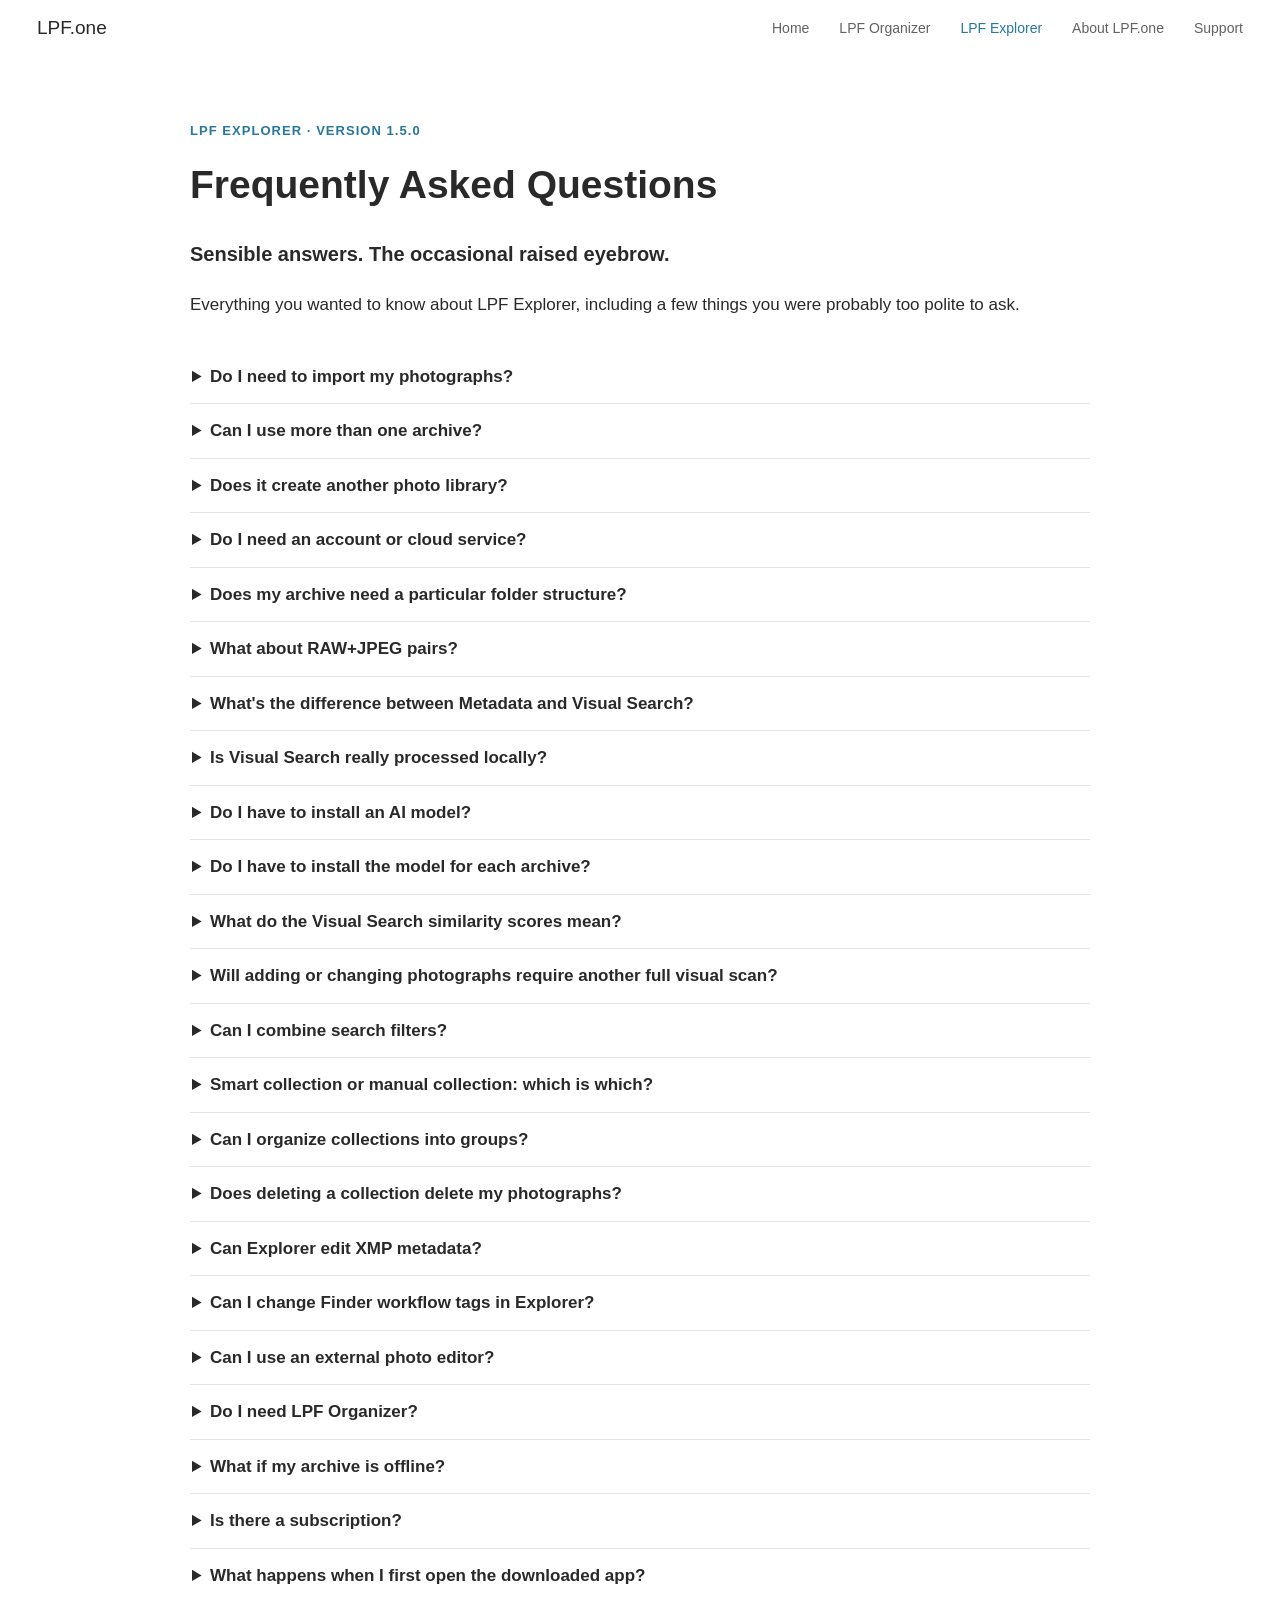
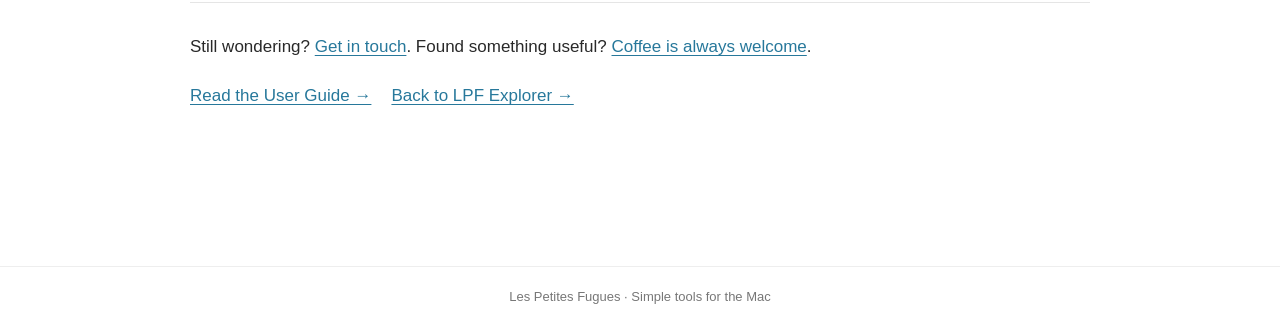
<file: explorer-faq.html>
<!DOCTYPE html>

<html lang="en">
<head>
<meta charset="utf-8"/>
<meta content="width=device-width,initial-scale=1" name="viewport"/>
<meta content="#ffffff" name="theme-color"/>
<meta content="LPF Explorer FAQ: private on-device Visual Search, optional AI model, metadata search, collections, offline archives and ZIP installation." name="description"/>
<title>LPF Explorer FAQ — Les Petites Fugues</title>
<link href="assets/favicon.png" rel="icon" type="image/png"/>
<link href="style.css" rel="stylesheet"/>
</head>
<body>
<header class="site-header">
<a class="brand" href="index.html">
<span>
     LPF.one
    </span>
</a>
<nav aria-label="Main navigation">
<a href="index.html">
     Home
    </a>
<a href="organizer.html">
     LPF Organizer
    </a>
<a aria-current="page" href="explorer.html">
     LPF Explorer
    </a>
<a href="about.html">
     About LPF.one
    </a>
<a href="support.html">
     Support
    </a>
</nav>
</header>
<main>
<section class="info-page guide-page">
<p class="guide-eyebrow">LPF Explorer · <span data-lpf-version-label="explorer">Current release</span></p>
<h1>Frequently Asked Questions</h1>
<p class="lead">Sensible answers. The occasional raised eyebrow.</p>
<p>Everything you wanted to know about LPF Explorer, including a few things you were probably too polite to ask.</p>
<div class="faq-list">
<details><summary>Do I need to import my photographs?</summary><p>No. Point Explorer at your existing archive. Your folders are already doing a perfectly respectable job of being folders.</p></details>
<details><summary>Can I use more than one archive?</summary><p>Yes. Add several archives and switch between them, including archives stored on external drives. Explorer keeps each archive's collections and metadata information separate.</p></details>
<details><summary>Does it create another photo library?</summary><p>No proprietary catalogue. Explorer uses local indexes for speed, but your photographs stay where you put them.</p></details>
<details><summary>Do I need an account or cloud service?</summary><p>No account or cloud service is required. Photographs and visual-search descriptions stay on your Mac. The optional AI model download and software update check use the internet, but do not upload photographs.</p></details>
<details><summary>Does my archive need a particular folder structure?</summary><p>No. Year/date folders work well, but Explorer does not insist on them.</p></details>
<details><summary>What about RAW+JPEG pairs?</summary><p>Associated RAW and JPEG files can be treated as one photograph, without moving or modifying the originals.</p></details>
<details><summary>What's the difference between Metadata and Visual Search?</summary><p>Metadata Search finds words in filenames and XMP fields. Visual Search lets you describe a scene, even if it has no matching keywords. Both work in the selected archive, folder or collection, and each mode remembers its own search text.</p></details>
<details><summary>Is Visual Search really processed locally?</summary><p>Yes. The SigLIP 2 Core ML model analyses images and text on your Mac. Your photographs and search descriptions are not sent to an external AI service.</p></details>
<details><summary>Do I have to install an AI model?</summary><p>Not at all. Browsing, Metadata Search and collections work without it. Visual Search offers a one-time download of about 750 MB from Hugging Face, with your confirmation and download progress. You can also install compatible model files from a local folder. Allow at least 2 GB of free space for installation.</p></details>
<details><summary>Do I have to install the model for each archive?</summary><p>No. Install it once for LPF Explorer on this Mac. Each archive then gets its own automatically maintained visual index.</p></details>
<details><summary>What do the Visual Search similarity scores mean?</summary><p>They rank the matches for a description. Higher values generally indicate closer matches relative to other results, but they are not percentages or probabilities that an image is correct.</p></details>
<details><summary>Will adding or changing photographs require another full visual scan?</summary><p>Normally not. Explorer incrementally updates the visual index when photographs are added, changed or removed. You can continue browsing while indexing runs.</p></details>
<details><summary>Can I combine search filters?</summary><p>Yes, in Metadata mode. Combine text, ratings, capture dates, Finder tags and technical EXIF conditions. Visual mode uses the selected archive, folder or collection as its scope; its normal metadata filters are disabled.</p></details>
<details><summary>Smart collection or manual collection: which is which?</summary><p>Smart collections save metadata search criteria; manual collections save your selection. Neither copies or moves photographs. Visual descriptions are temporary, not saved smart-collection rules.</p></details>
<details><summary>Can I organize collections into groups?</summary><p>Yes, one level of groups for each collection type. Enough organisation to be useful, not enough to need an organisational chart.</p></details>
<details><summary>Does deleting a collection delete my photographs?</summary><p>No. A collection contains references, not photographs. Your originals remain in their folders.</p></details>
<details><summary>Can Explorer edit XMP metadata?</summary><p>No. Descriptive metadata is read-only here. Use LPF Organizer to edit titles, descriptions, keywords and other XMP fields.</p></details>
<details><summary>Can I change Finder workflow tags in Explorer?</summary><p>No. Explorer filters by Finder tags; use Finder to change them.</p></details>
<details><summary>Can I use an external photo editor?</summary><p>Yes. Open photographs with other applications or send selected photographs to LPF Organizer for metadata editing.</p></details>
<details><summary>Do I need LPF Organizer?</summary><p>No. Explorer works independently. <span data-lpf-handoff="explorer">LPF Organizer is needed only for the handoff feature.</span></p></details>
<details><summary>What if my archive is offline?</summary><p>Cached metadata, collections and previously generated thumbnails can remain visible. Reconnect the drive to open originals; Explorer then checks the archive for changes automatically.</p></details>
<details><summary>Is there a subscription?</summary><p>No. We briefly considered charging you monthly to search your own folders, but it seemed rather impolite. Donations are optional.</p></details>
<details><summary>What happens when I first open the downloaded app?</summary><p>LPF Explorer is signed with an Apple Developer ID certificate and notarized by Apple. macOS may show its standard downloaded-app confirmation. Choose Open; there should be no need to bypass Gatekeeper.</p></details>
</div>
<p>Still wondering? <a href="support.html">Get in touch</a>. Found something useful? <a href="https://ko-fi.com/lpfone" rel="noopener" target="_blank">Coffee is always welcome</a>.</p>
<p class="guide-bottom-links"><a href="explorer-guide.html">Read the User Guide →</a> <a href="explorer.html">Back to LPF Explorer →</a></p>
</section>
</main>
<footer class="footer">
   Les Petites Fugues · Simple tools for the Mac
  </footer>
<script defer src="release-info.js"></script>
</body>
</html>
</file>
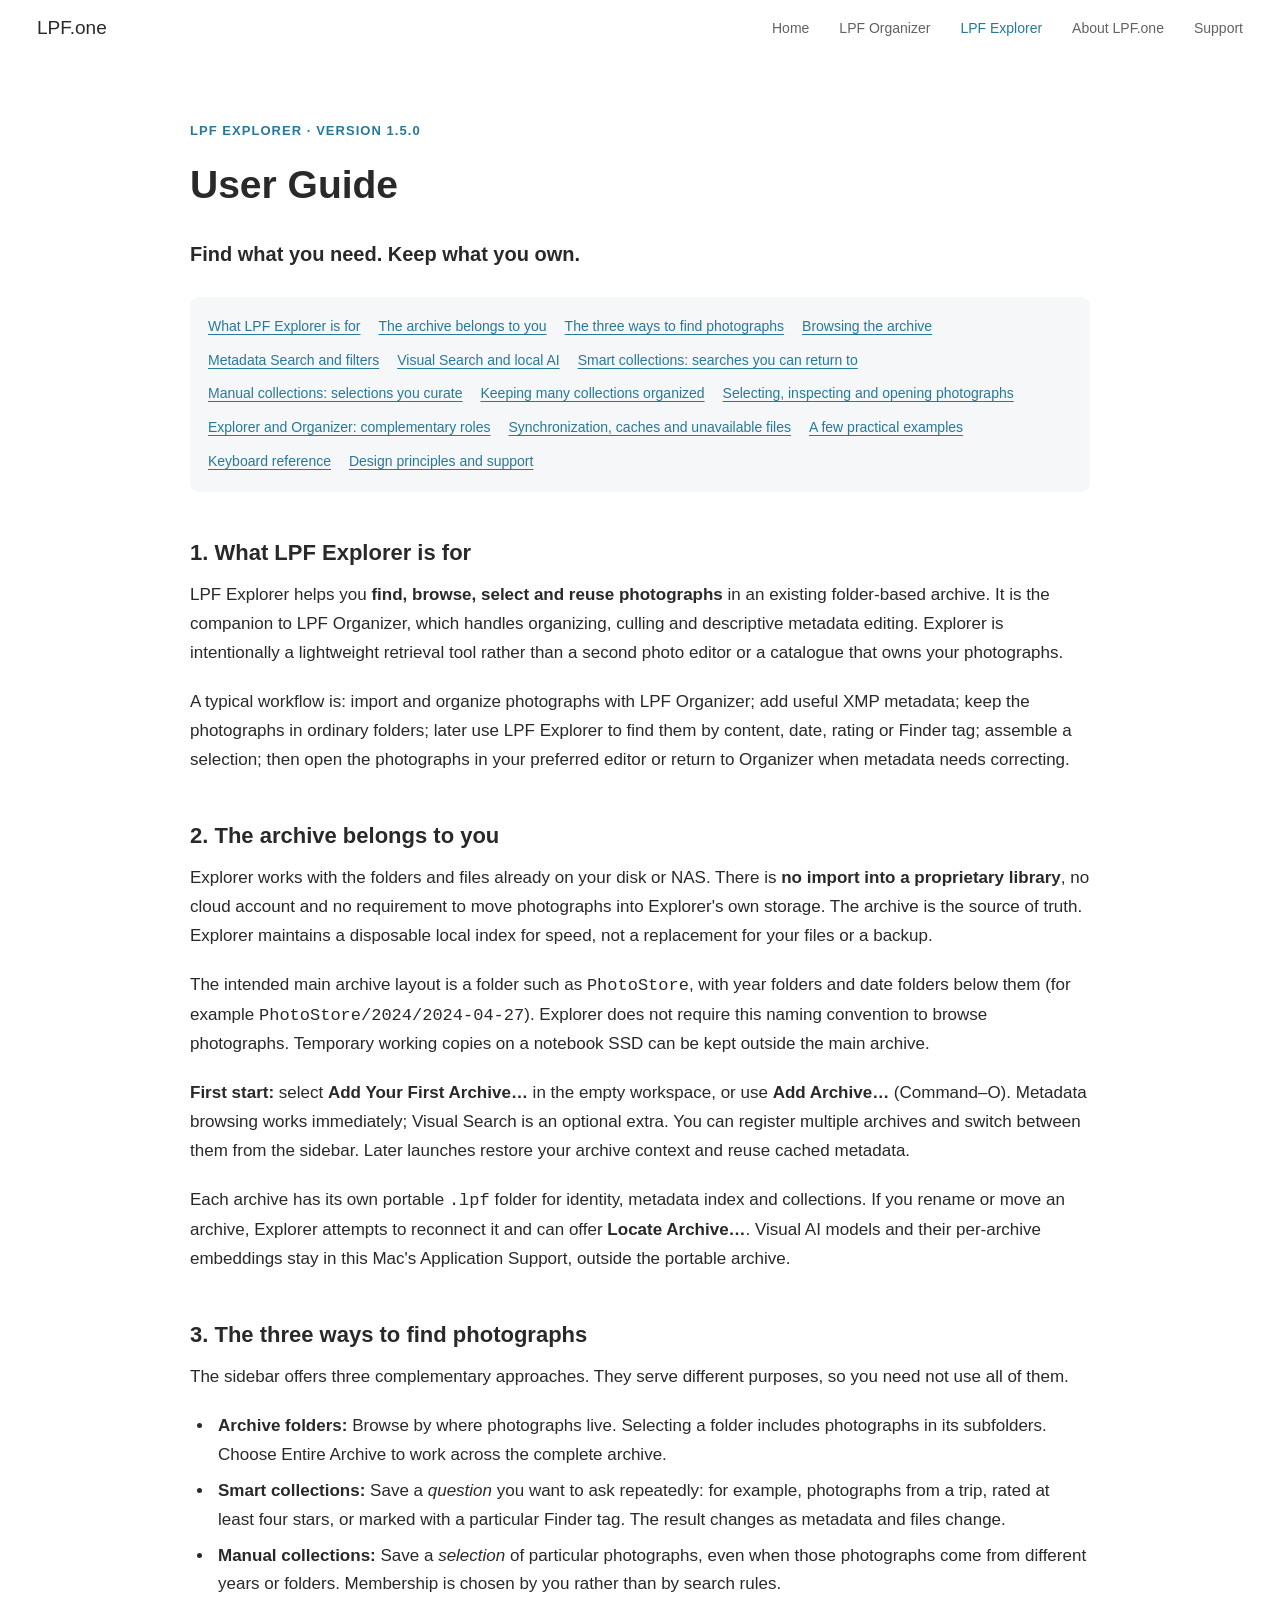
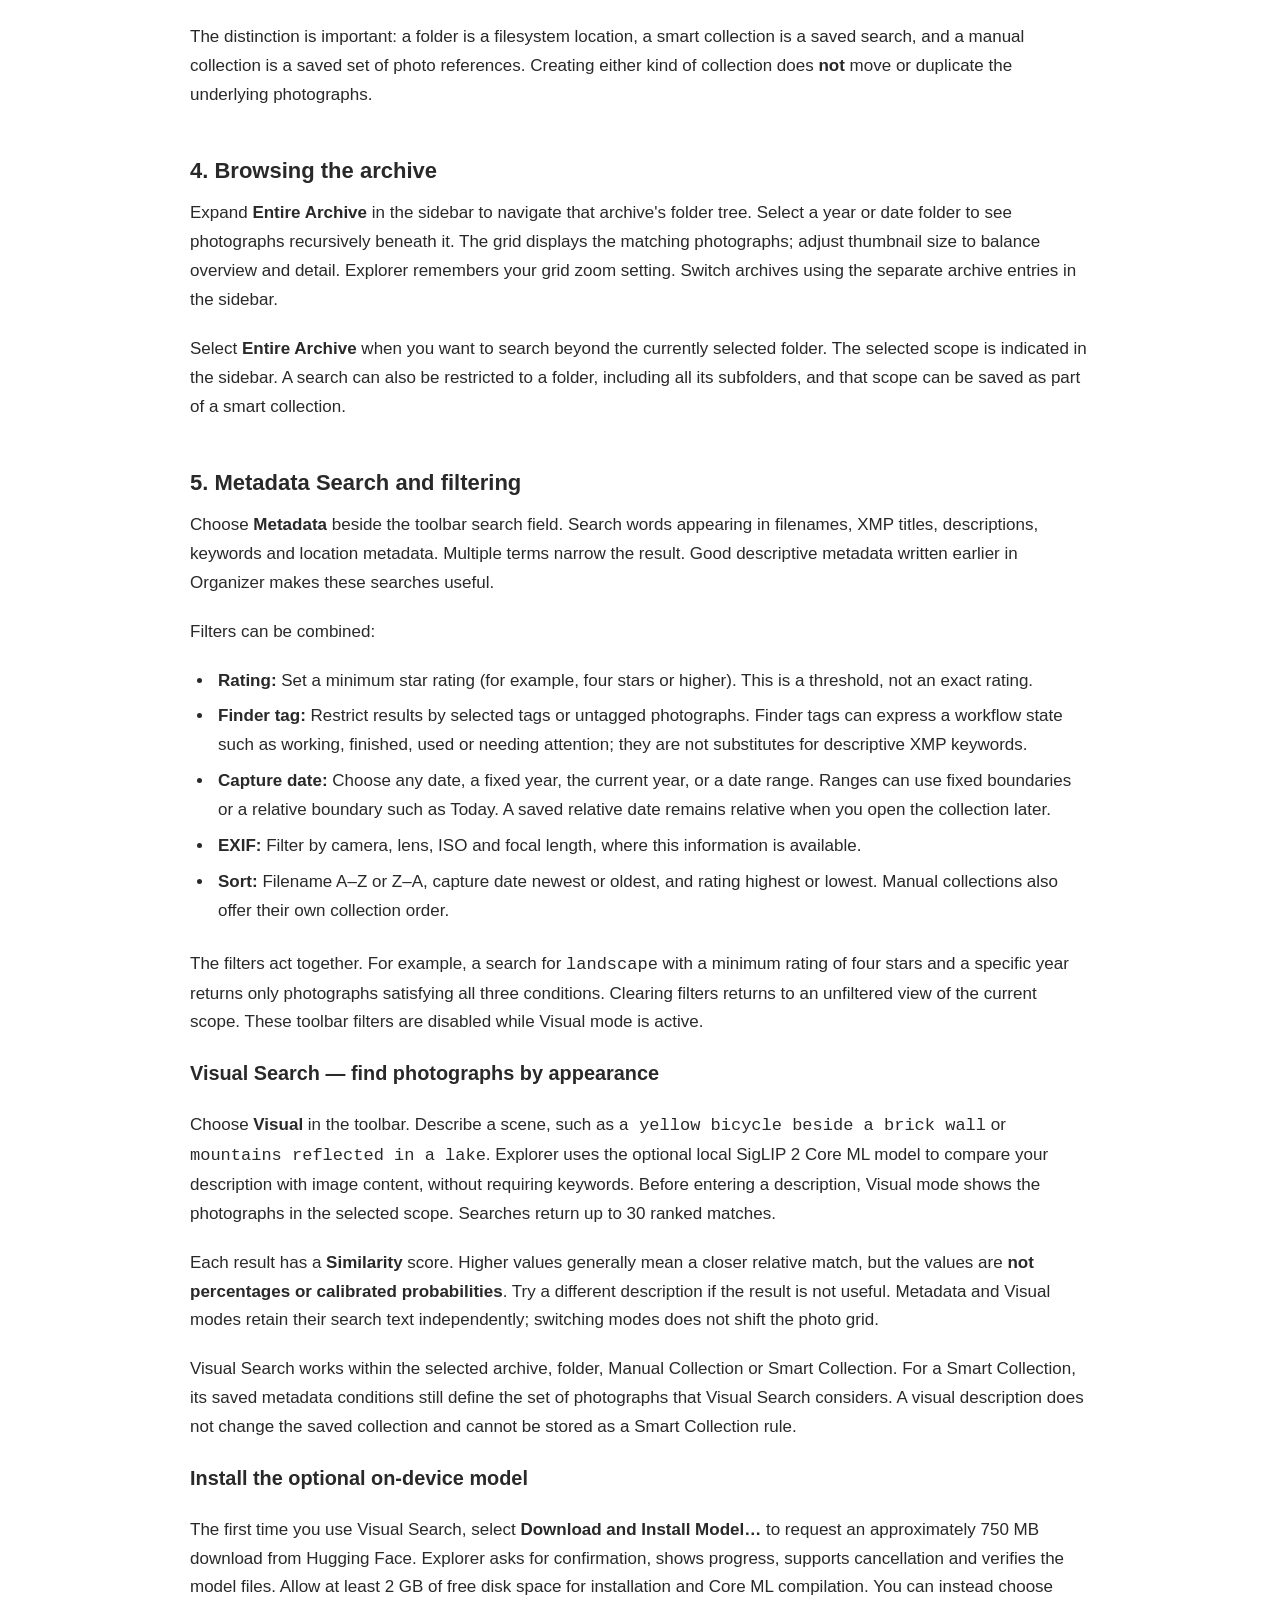
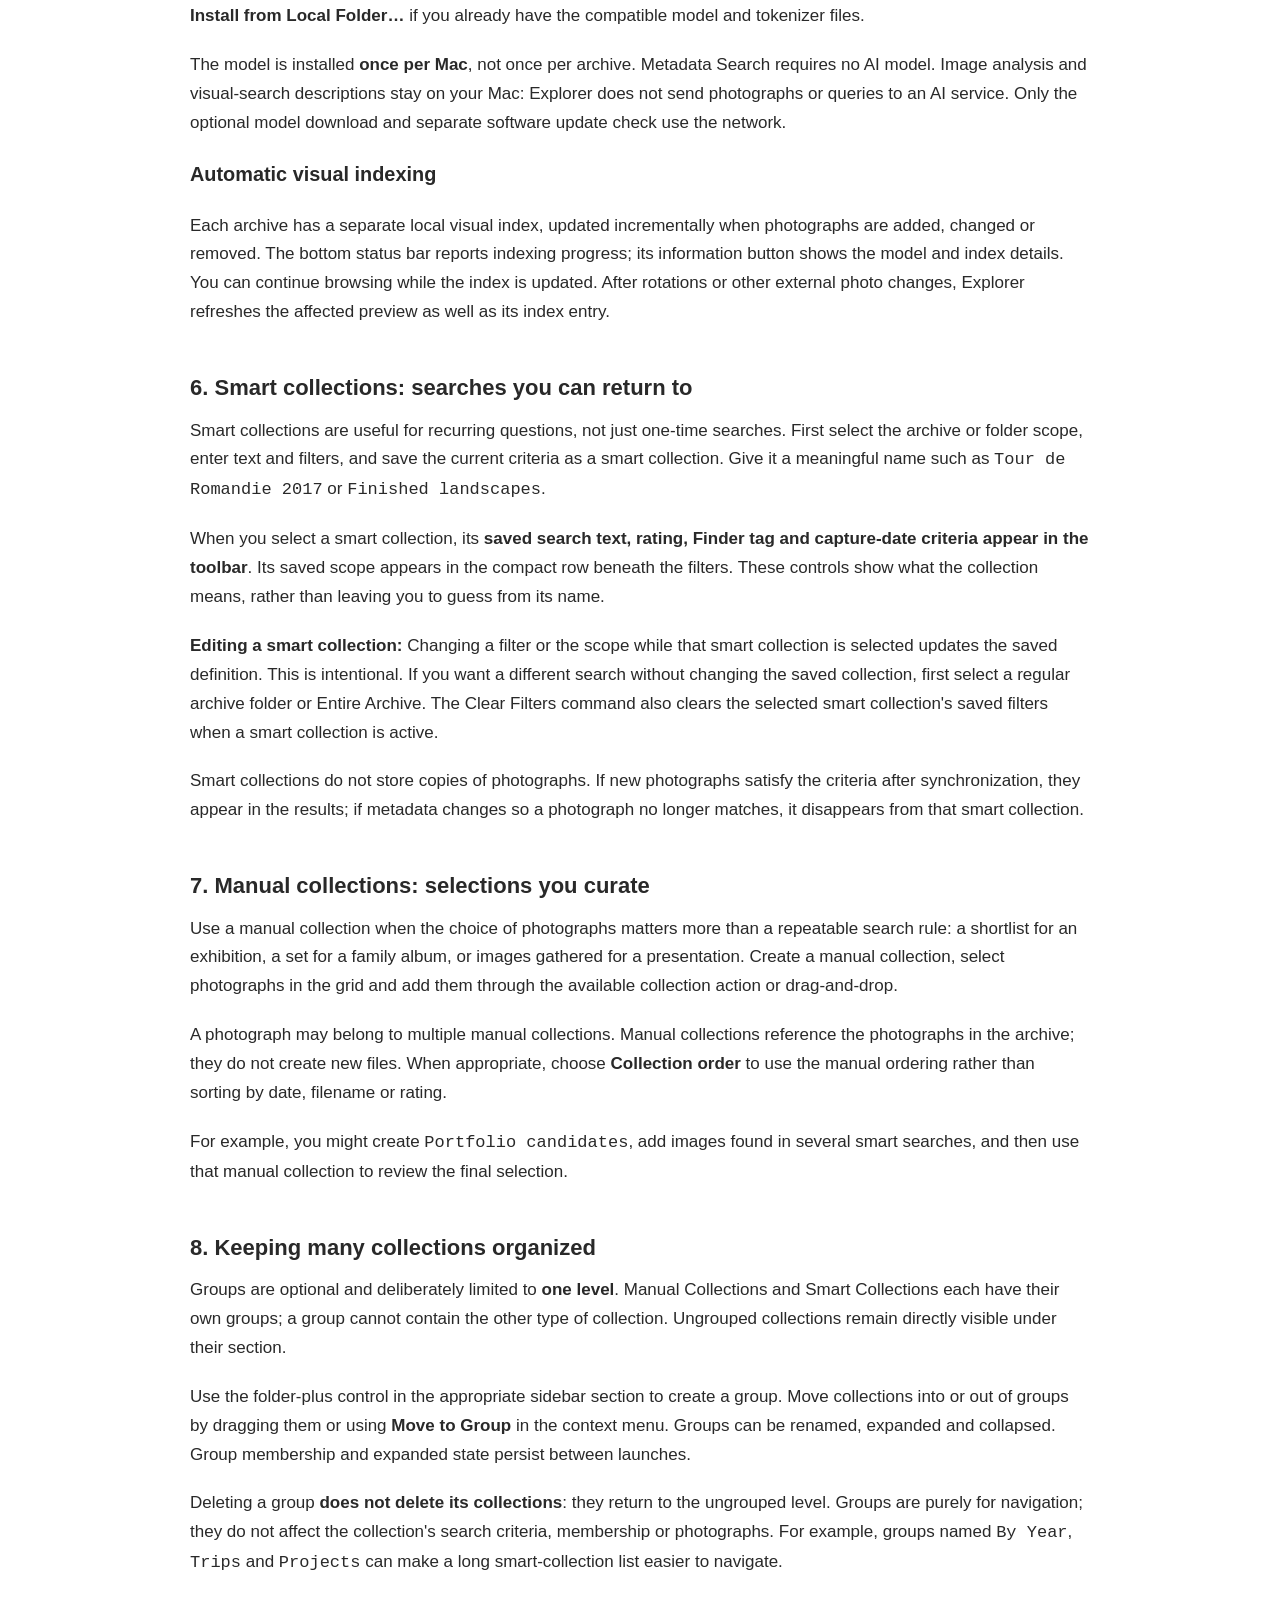
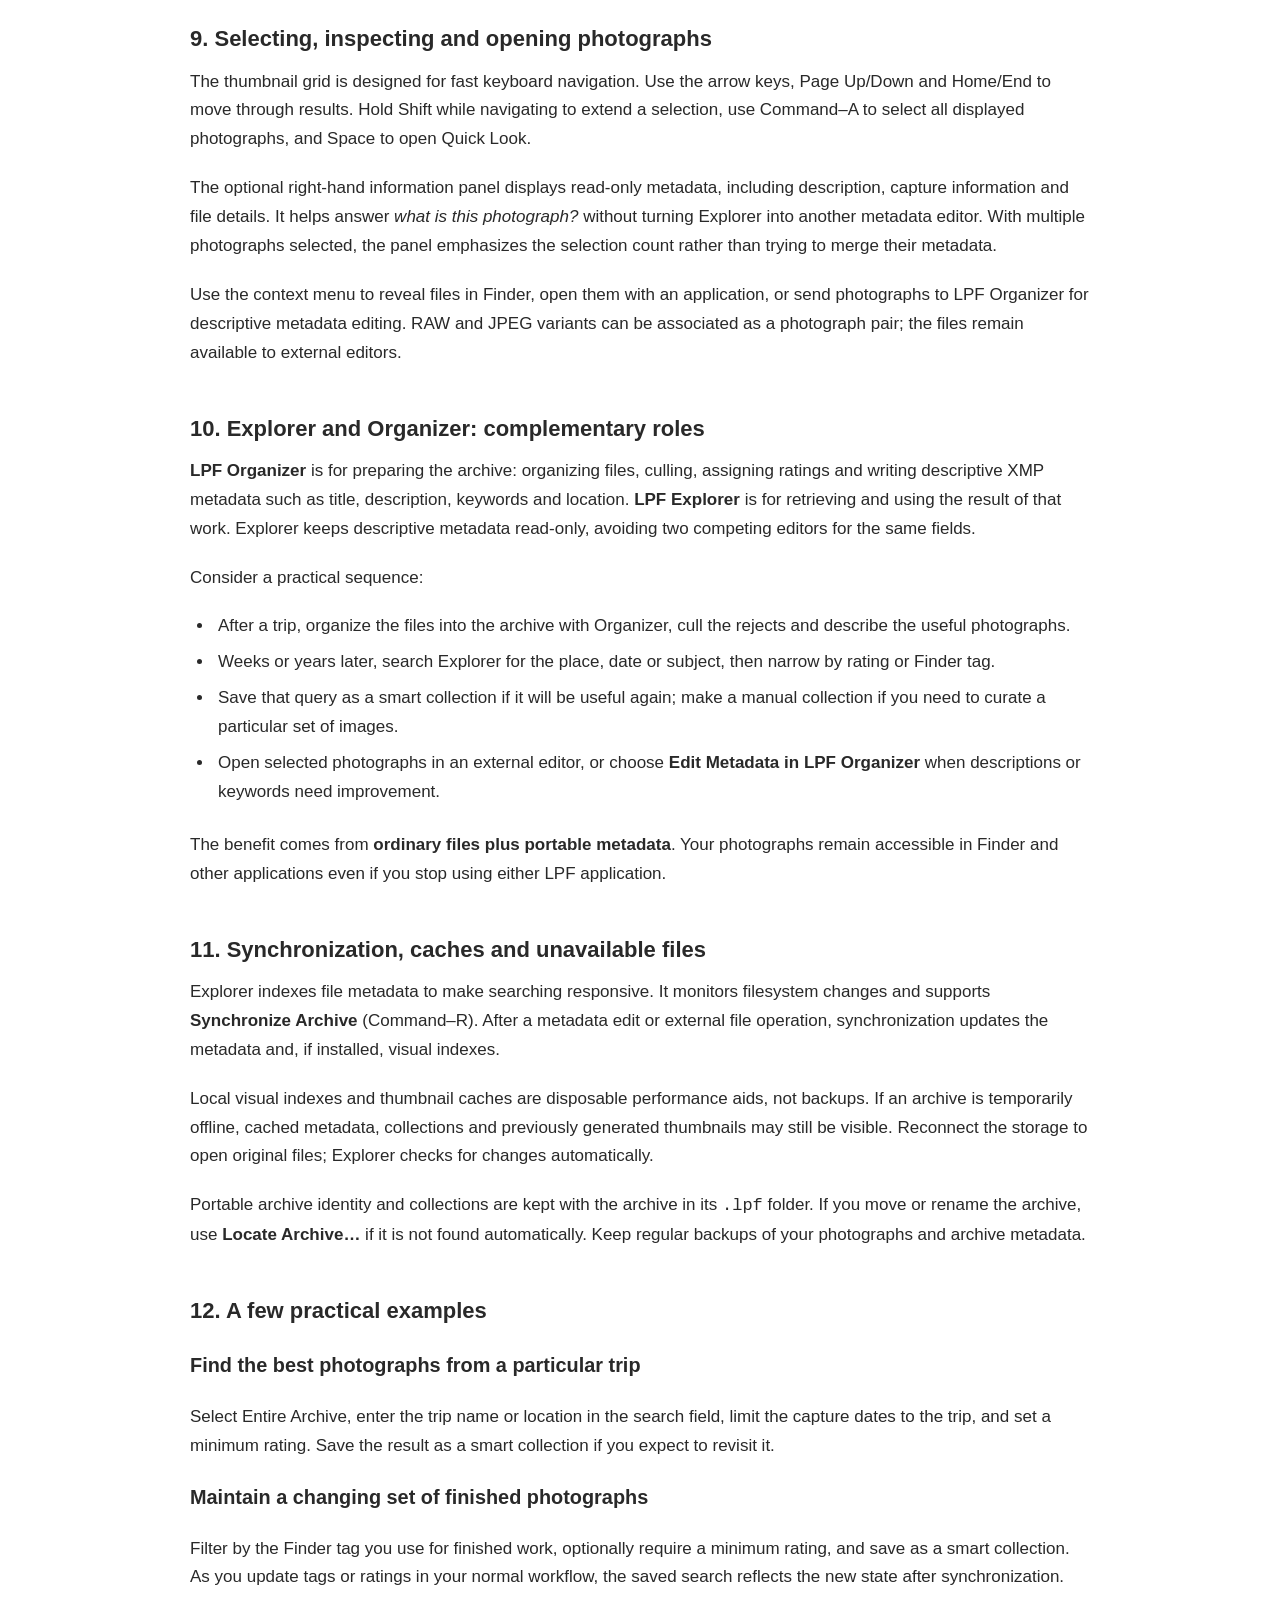
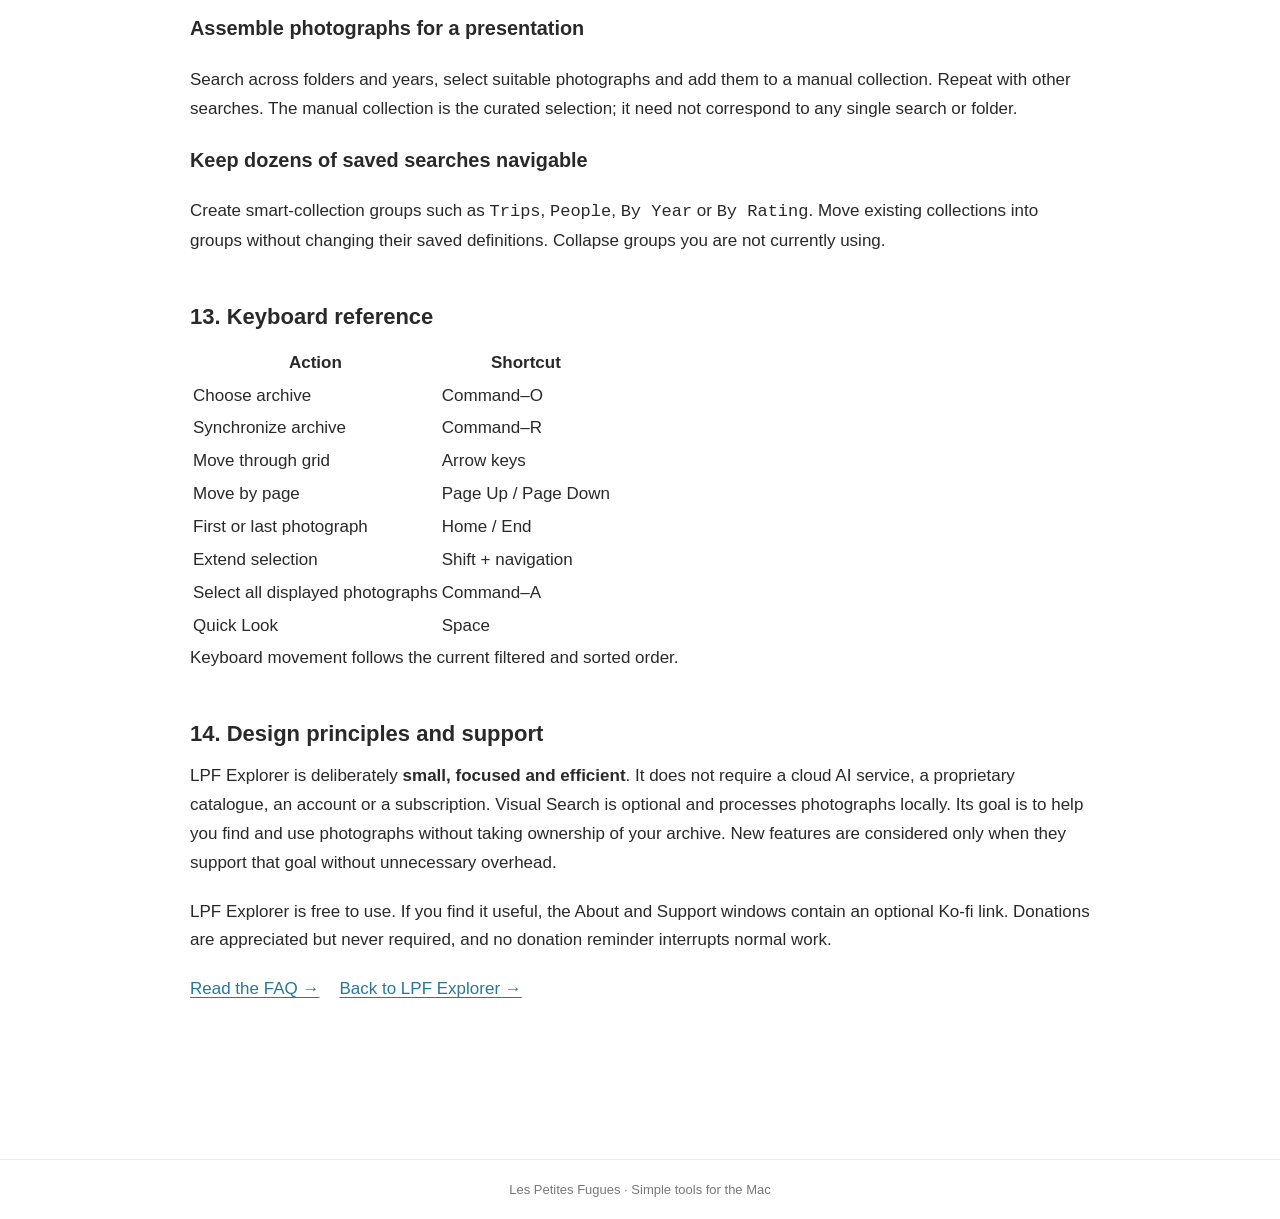
<file: explorer-guide.html>
<!DOCTYPE html>

<html lang="en">
<head>
<meta charset="utf-8"/>
<meta content="width=device-width,initial-scale=1" name="viewport"/>
<meta content="#ffffff" name="theme-color"/>
<meta content="LPF Explorer 1.5.0 guide: multiple archives, Metadata and Visual Search, optional local SigLIP 2 AI model, indexing and collections." name="description"/>
<title>LPF Explorer User Guide — Les Petites Fugues</title>
<link href="assets/favicon.png" rel="icon" type="image/png"/>
<link href="style.css" rel="stylesheet"/>
</head>
<body>
<header class="site-header">
<a class="brand" href="index.html">
<span>
     LPF.one
    </span>
</a>
<nav aria-label="Main navigation">
<a href="index.html">
     Home
    </a>
<a href="organizer.html">
     LPF Organizer
    </a>
<a aria-current="page" href="explorer.html">
     LPF Explorer
    </a>
<a href="about.html">
     About LPF.one
    </a>
<a href="support.html">
     Support
    </a>
</nav>
</header>
<main><section class="info-page guide-page"><p class="guide-eyebrow">LPF Explorer · <span data-lpf-version-label="explorer">Current release</span></p><h1>User Guide</h1><p class="lead">Find what you need. Keep what you own.</p><nav aria-label="On this page" class="guide-toc"><a href="#what-lpf-explorer-is-for">What LPF Explorer is for</a><a href="#the-archive-belongs-to-you">The archive belongs to you</a><a href="#the-three-ways-to-find-photographs">The three ways to find photographs</a><a href="#browsing-the-archive">Browsing the archive</a><a href="#searching-and-filtering">Metadata Search and filters</a><a href="#visual-search">Visual Search and local AI</a><a href="#smart-collections-searches-you-can-return-to">Smart collections: searches you can return to</a><a href="#manual-collections-selections-you-curate">Manual collections: selections you curate</a><a href="#keeping-many-collections-organized">Keeping many collections organized</a><a href="#selecting-inspecting-and-opening-photographs">Selecting, inspecting and opening photographs</a><a href="#explorer-and-organizer-complementary-roles">Explorer and Organizer: complementary roles</a><a href="#synchronization-caches-and-unavailable-files">Synchronization, caches and unavailable files</a><a href="#a-few-practical-examples">A few practical examples</a><a href="#keyboard-reference">Keyboard reference</a><a href="#design-principles-and-support">Design principles and support</a></nav>
<h2 id="what-lpf-explorer-is-for">1. What LPF Explorer is for</h2>
<p>LPF Explorer helps you <strong>find, browse, select and reuse photographs</strong> in an existing folder-based archive. It is the companion to LPF Organizer, which handles organizing, culling and descriptive metadata editing. Explorer is intentionally a lightweight retrieval tool rather than a second photo editor or a catalogue that owns your photographs.</p>
<p>A typical workflow is: import and organize photographs with LPF Organizer; add useful XMP metadata; keep the photographs in ordinary folders; later use LPF Explorer to find them by content, date, rating or Finder tag; assemble a selection; then open the photographs in your preferred editor or return to Organizer when metadata needs correcting.</p>
<h2 id="the-archive-belongs-to-you">2. The archive belongs to you</h2>
<p>Explorer works with the folders and files already on your disk or NAS. There is <strong>no import into a proprietary library</strong>, no cloud account and no requirement to move photographs into Explorer's own storage. The archive is the source of truth. Explorer maintains a disposable local index for speed, not a replacement for your files or a backup.</p>
<p>The intended main archive layout is a folder such as <code>PhotoStore</code>, with year folders and date folders below them (for example <code>PhotoStore/2024/2024-04-27</code>). Explorer does not require this naming convention to browse photographs. Temporary working copies on a notebook SSD can be kept outside the main archive.</p>
<p><strong>First start:</strong> select <strong>Add Your First Archive…</strong> in the empty workspace, or use <strong>Add Archive…</strong> (Command–O). Metadata browsing works immediately; Visual Search is an optional extra. You can register multiple archives and switch between them from the sidebar. Later launches restore your archive context and reuse cached metadata.</p>
<p>Each archive has its own portable <code>.lpf</code> folder for identity, metadata index and collections. If you rename or move an archive, Explorer attempts to reconnect it and can offer <strong>Locate Archive…</strong>. Visual AI models and their per-archive embeddings stay in this Mac's Application Support, outside the portable archive.</p>
<h2 id="the-three-ways-to-find-photographs">3. The three ways to find photographs</h2>
<p>The sidebar offers three complementary approaches. They serve different purposes, so you need not use all of them.</p>
<ul>
<li><strong>Archive folders:</strong> Browse by where photographs live. Selecting a folder includes photographs in its subfolders. Choose Entire Archive to work across the complete archive.</li>
<li><strong>Smart collections:</strong> Save a <em>question</em> you want to ask repeatedly: for example, photographs from a trip, rated at least four stars, or marked with a particular Finder tag. The result changes as metadata and files change.</li>
<li><strong>Manual collections:</strong> Save a <em>selection</em> of particular photographs, even when those photographs come from different years or folders. Membership is chosen by you rather than by search rules.</li>
</ul>
<p>The distinction is important: a folder is a filesystem location, a smart collection is a saved search, and a manual collection is a saved set of photo references. Creating either kind of collection does <strong>not</strong> move or duplicate the underlying photographs.</p>
<h2 id="browsing-the-archive">4. Browsing the archive</h2>
<p>Expand <strong>Entire Archive</strong> in the sidebar to navigate that archive's folder tree. Select a year or date folder to see photographs recursively beneath it. The grid displays the matching photographs; adjust thumbnail size to balance overview and detail. Explorer remembers your grid zoom setting. Switch archives using the separate archive entries in the sidebar.</p>
<p>Select <strong>Entire Archive</strong> when you want to search beyond the currently selected folder. The selected scope is indicated in the sidebar. A search can also be restricted to a folder, including all its subfolders, and that scope can be saved as part of a smart collection.</p>
<h2 id="searching-and-filtering">5. Metadata Search and filtering</h2>
<p>Choose <strong>Metadata</strong> beside the toolbar search field. Search words appearing in filenames, XMP titles, descriptions, keywords and location metadata. Multiple terms narrow the result. Good descriptive metadata written earlier in Organizer makes these searches useful.</p>
<p>Filters can be combined:</p>
<ul>
<li><strong>Rating:</strong> Set a minimum star rating (for example, four stars or higher). This is a threshold, not an exact rating.</li>
<li><strong>Finder tag:</strong> Restrict results by selected tags or untagged photographs. Finder tags can express a workflow state such as working, finished, used or needing attention; they are not substitutes for descriptive XMP keywords.</li>
<li><strong>Capture date:</strong> Choose any date, a fixed year, the current year, or a date range. Ranges can use fixed boundaries or a relative boundary such as Today. A saved relative date remains relative when you open the collection later.</li>
<li><strong>EXIF:</strong> Filter by camera, lens, ISO and focal length, where this information is available.</li>
<li><strong>Sort:</strong> Filename A–Z or Z–A, capture date newest or oldest, and rating highest or lowest. Manual collections also offer their own collection order.</li>
</ul>
<p>The filters act together. For example, a search for <code>landscape</code> with a minimum rating of four stars and a specific year returns only photographs satisfying all three conditions. Clearing filters returns to an unfiltered view of the current scope. These toolbar filters are disabled while Visual mode is active.</p>
<h3 id="visual-search">Visual Search — find photographs by appearance</h3>
<p>Choose <strong>Visual</strong> in the toolbar. Describe a scene, such as <code>a yellow bicycle beside a brick wall</code> or <code>mountains reflected in a lake</code>. Explorer uses the optional local SigLIP 2 Core ML model to compare your description with image content, without requiring keywords. Before entering a description, Visual mode shows the photographs in the selected scope. Searches return up to 30 ranked matches.</p>
<p>Each result has a <strong>Similarity</strong> score. Higher values generally mean a closer relative match, but the values are <strong>not percentages or calibrated probabilities</strong>. Try a different description if the result is not useful. Metadata and Visual modes retain their search text independently; switching modes does not shift the photo grid.</p>
<p>Visual Search works within the selected archive, folder, Manual Collection or Smart Collection. For a Smart Collection, its saved metadata conditions still define the set of photographs that Visual Search considers. A visual description does not change the saved collection and cannot be stored as a Smart Collection rule.</p>
<h3 id="install-model">Install the optional on-device model</h3>
<p>The first time you use Visual Search, select <strong>Download and Install Model…</strong> to request an approximately 750 MB download from Hugging Face. Explorer asks for confirmation, shows progress, supports cancellation and verifies the model files. Allow at least 2 GB of free disk space for installation and Core ML compilation. You can instead choose <strong>Install from Local Folder…</strong> if you already have the compatible model and tokenizer files.</p>
<p>The model is installed <strong>once per Mac</strong>, not once per archive. Metadata Search requires no AI model. Image analysis and visual-search descriptions stay on your Mac: Explorer does not send photographs or queries to an AI service. Only the optional model download and separate software update check use the network.</p>
<h3>Automatic visual indexing</h3>
<p>Each archive has a separate local visual index, updated incrementally when photographs are added, changed or removed. The bottom status bar reports indexing progress; its information button shows the model and index details. You can continue browsing while the index is updated. After rotations or other external photo changes, Explorer refreshes the affected preview as well as its index entry.</p>
<h2 id="smart-collections-searches-you-can-return-to">6. Smart collections: searches you can return to</h2>
<p>Smart collections are useful for recurring questions, not just one-time searches. First select the archive or folder scope, enter text and filters, and save the current criteria as a smart collection. Give it a meaningful name such as <code>Tour de Romandie 2017</code> or <code>Finished landscapes</code>.</p>
<p>When you select a smart collection, its <strong>saved search text, rating, Finder tag and capture-date criteria appear in the toolbar</strong>. Its saved scope appears in the compact row beneath the filters. These controls show what the collection means, rather than leaving you to guess from its name.</p>
<p><strong>Editing a smart collection:</strong> Changing a filter or the scope while that smart collection is selected updates the saved definition. This is intentional. If you want a different search without changing the saved collection, first select a regular archive folder or Entire Archive. The Clear Filters command also clears the selected smart collection's saved filters when a smart collection is active.</p>
<p>Smart collections do not store copies of photographs. If new photographs satisfy the criteria after synchronization, they appear in the results; if metadata changes so a photograph no longer matches, it disappears from that smart collection.</p>
<h2 id="manual-collections-selections-you-curate">7. Manual collections: selections you curate</h2>
<p>Use a manual collection when the choice of photographs matters more than a repeatable search rule: a shortlist for an exhibition, a set for a family album, or images gathered for a presentation. Create a manual collection, select photographs in the grid and add them through the available collection action or drag-and-drop.</p>
<p>A photograph may belong to multiple manual collections. Manual collections reference the photographs in the archive; they do not create new files. When appropriate, choose <strong>Collection order</strong> to use the manual ordering rather than sorting by date, filename or rating.</p>
<p>For example, you might create <code>Portfolio candidates</code>, add images found in several smart searches, and then use that manual collection to review the final selection.</p>
<h2 id="keeping-many-collections-organized">8. Keeping many collections organized</h2>
<p>Groups are optional and deliberately limited to <strong>one level</strong>. Manual Collections and Smart Collections each have their own groups; a group cannot contain the other type of collection. Ungrouped collections remain directly visible under their section.</p>
<p>Use the folder-plus control in the appropriate sidebar section to create a group. Move collections into or out of groups by dragging them or using <strong>Move to Group</strong> in the context menu. Groups can be renamed, expanded and collapsed. Group membership and expanded state persist between launches.</p>
<p>Deleting a group <strong>does not delete its collections</strong>: they return to the ungrouped level. Groups are purely for navigation; they do not affect the collection's search criteria, membership or photographs. For example, groups named <code>By Year</code>, <code>Trips</code> and <code>Projects</code> can make a long smart-collection list easier to navigate.</p>
<h2 id="selecting-inspecting-and-opening-photographs">9. Selecting, inspecting and opening photographs</h2>
<p>The thumbnail grid is designed for fast keyboard navigation. Use the arrow keys, Page Up/Down and Home/End to move through results. Hold Shift while navigating to extend a selection, use Command–A to select all displayed photographs, and Space to open Quick Look.</p>
<p>The optional right-hand information panel displays read-only metadata, including description, capture information and file details. It helps answer <em>what is this photograph?</em> without turning Explorer into another metadata editor. With multiple photographs selected, the panel emphasizes the selection count rather than trying to merge their metadata.</p>
<p>Use the context menu to reveal files in Finder, open them with an application, or send photographs to LPF Organizer for descriptive metadata editing. RAW and JPEG variants can be associated as a photograph pair; the files remain available to external editors.</p>
<h2 id="explorer-and-organizer-complementary-roles">10. Explorer and Organizer: complementary roles</h2>
<p><strong>LPF Organizer</strong> is for preparing the archive: organizing files, culling, assigning ratings and writing descriptive XMP metadata such as title, description, keywords and location. <strong>LPF Explorer</strong> is for retrieving and using the result of that work. Explorer keeps descriptive metadata read-only, avoiding two competing editors for the same fields.</p>
<p>Consider a practical sequence:</p>
<ul>
<li>After a trip, organize the files into the archive with Organizer, cull the rejects and describe the useful photographs.</li>
<li>Weeks or years later, search Explorer for the place, date or subject, then narrow by rating or Finder tag.</li>
<li>Save that query as a smart collection if it will be useful again; make a manual collection if you need to curate a particular set of images.</li>
<li>Open selected photographs in an external editor, or choose <strong>Edit Metadata in LPF Organizer</strong> when descriptions or keywords need improvement.</li>
</ul>
<p>The benefit comes from <strong>ordinary files plus portable metadata</strong>. Your photographs remain accessible in Finder and other applications even if you stop using either LPF application.</p>
<h2 id="synchronization-caches-and-unavailable-files">11. Synchronization, caches and unavailable files</h2>
<p>Explorer indexes file metadata to make searching responsive. It monitors filesystem changes and supports <strong>Synchronize Archive</strong> (Command–R). After a metadata edit or external file operation, synchronization updates the metadata and, if installed, visual indexes.</p>
<p>Local visual indexes and thumbnail caches are disposable performance aids, not backups. If an archive is temporarily offline, cached metadata, collections and previously generated thumbnails may still be visible. Reconnect the storage to open original files; Explorer checks for changes automatically.</p>
<p>Portable archive identity and collections are kept with the archive in its <code>.lpf</code> folder. If you move or rename the archive, use <strong>Locate Archive…</strong> if it is not found automatically. Keep regular backups of your photographs and archive metadata.</p>
<h2 id="a-few-practical-examples">12. A few practical examples</h2>
<h3>Find the best photographs from a particular trip</h3>
<p>Select Entire Archive, enter the trip name or location in the search field, limit the capture dates to the trip, and set a minimum rating. Save the result as a smart collection if you expect to revisit it.</p>
<h3>Maintain a changing set of finished photographs</h3>
<p>Filter by the Finder tag you use for finished work, optionally require a minimum rating, and save as a smart collection. As you update tags or ratings in your normal workflow, the saved search reflects the new state after synchronization.</p>
<h3>Assemble photographs for a presentation</h3>
<p>Search across folders and years, select suitable photographs and add them to a manual collection. Repeat with other searches. The manual collection is the curated selection; it need not correspond to any single search or folder.</p>
<h3>Keep dozens of saved searches navigable</h3>
<p>Create smart-collection groups such as <code>Trips</code>, <code>People</code>, <code>By Year</code> or <code>By Rating</code>. Move existing collections into groups without changing their saved definitions. Collapse groups you are not currently using.</p>
<h2 id="keyboard-reference">13. Keyboard reference</h2>
<table>
<thead>
<tr>
<th>Action</th>
<th>Shortcut</th>
</tr>
</thead>
<tbody>
<tr>
<td>Choose archive</td>
<td>Command–O</td>
</tr>
<tr>
<td>Synchronize archive</td>
<td>Command–R</td>
</tr>
<tr>
<td>Move through grid</td>
<td>Arrow keys</td>
</tr>
<tr>
<td>Move by page</td>
<td>Page Up / Page Down</td>
</tr>
<tr>
<td>First or last photograph</td>
<td>Home / End</td>
</tr>
<tr>
<td>Extend selection</td>
<td>Shift + navigation</td>
</tr>
<tr>
<td>Select all displayed photographs</td>
<td>Command–A</td>
</tr>
<tr>
<td>Quick Look</td>
<td>Space</td>
</tr>
</tbody>
</table>
<p>Keyboard movement follows the current filtered and sorted order.</p>
<h2 id="design-principles-and-support">14. Design principles and support</h2>
<p>LPF Explorer is deliberately <strong>small, focused and efficient</strong>. It does not require a cloud AI service, a proprietary catalogue, an account or a subscription. Visual Search is optional and processes photographs locally. Its goal is to help you find and use photographs without taking ownership of your archive. New features are considered only when they support that goal without unnecessary overhead.</p>
<p>LPF Explorer is free to use. If you find it useful, the About and Support windows contain an optional Ko-fi link. Donations are appreciated but never required, and no donation reminder interrupts normal work.</p>
<p class="guide-bottom-links"><a href="explorer-faq.html">Read the FAQ →</a> <a href="explorer.html">Back to LPF Explorer →</a></p></section></main>
<footer class="footer">
   Les Petites Fugues · Simple tools for the Mac
  </footer>
<script defer src="release-info.js"></script>
</body>
</html>
</file>
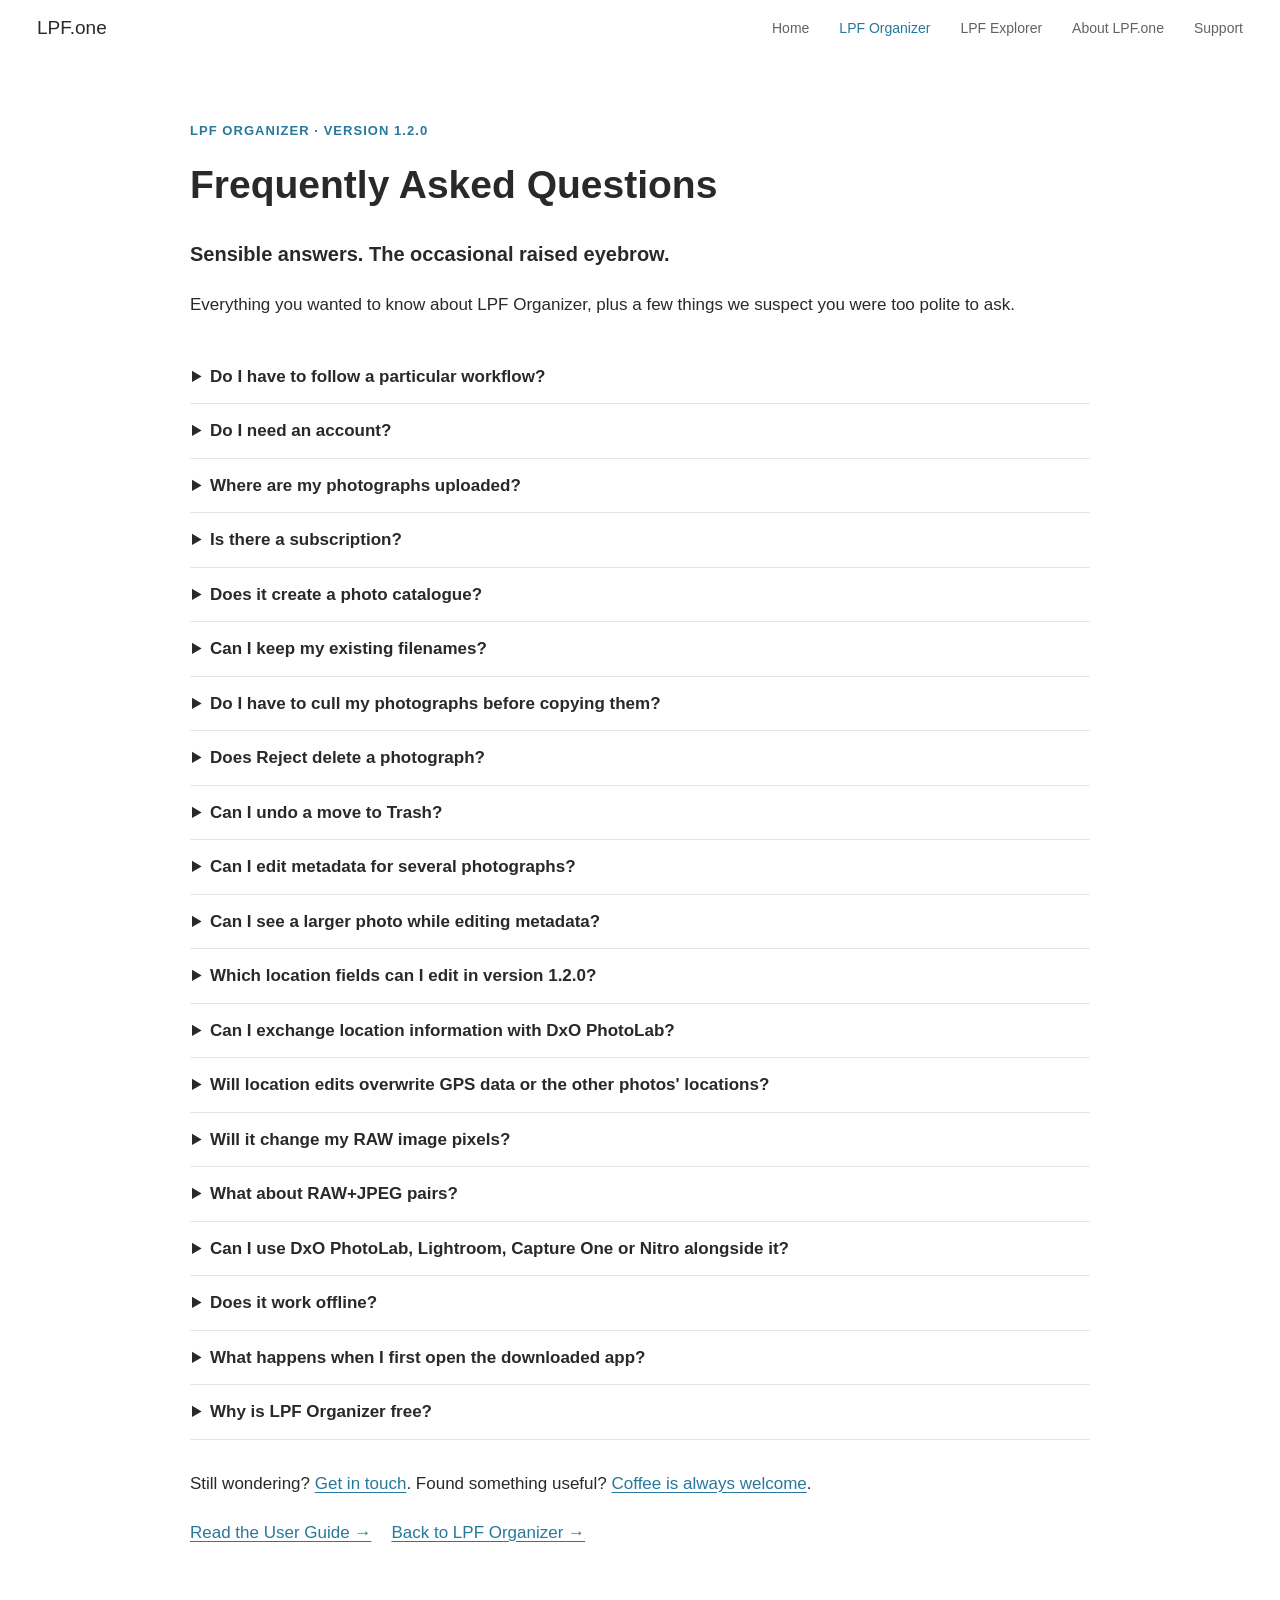
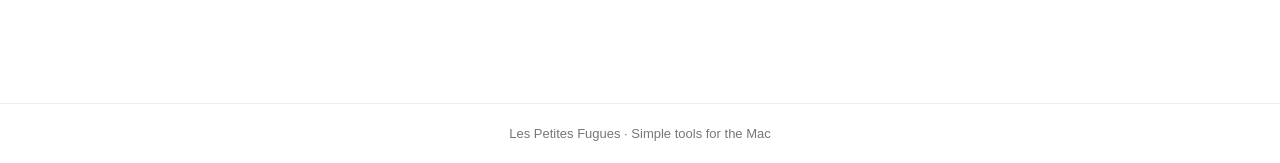
<file: organizer-faq.html>
<!DOCTYPE html>

<html lang="en">
<head>
<meta charset="utf-8"/>
<meta content="width=device-width,initial-scale=1" name="viewport"/>
<meta content="#ffffff" name="theme-color"/>
<meta content="Answers about LPF Organizer: offline use, RAW+JPEG, XMP, culling, renaming and pricing." name="description"/>
<title>LPF Organizer FAQ — Les Petites Fugues</title>
<link href="assets/favicon.png" rel="icon" type="image/png"/>
<link href="style.css" rel="stylesheet"/>
</head>
<body>
<header class="site-header">
<a class="brand" href="index.html">
<span>
     LPF.one
    </span>
</a>
<nav aria-label="Main navigation">
<a href="index.html">
     Home
    </a>
<a aria-current="page" href="organizer.html">
     LPF Organizer
    </a>
<a href="explorer.html">
     LPF Explorer
    </a>
<a href="about.html">
     About LPF.one
    </a>
<a href="support.html">
     Support
    </a>
</nav>
</header>
<main>
<section class="info-page guide-page">
<p class="guide-eyebrow">LPF Organizer · <span data-lpf-version-label="organizer">Current release</span></p>
<h1>Frequently Asked Questions</h1>
<p class="lead">Sensible answers. The occasional raised eyebrow.</p>
<p>Everything you wanted to know about LPF Organizer, plus a few things we suspect you were too polite to ask.</p>
<div class="faq-list">
<details><summary>Do I have to follow a particular workflow?</summary><p>Absolutely not. Copy or move your photographs without culling, renaming or editing metadata—or use whichever of those tools you find useful. No compulsory rituals.</p></details>
<details><summary>Do I need an account?</summary><p>No. Not even a password to forget next Tuesday.</p></details>
<details><summary>Where are my photographs uploaded?</summary><p>Nowhere. LPF Organizer works with your local files and folders. No cloud account is required.</p></details>
<details><summary>Is there a subscription?</summary><p>No. We briefly considered charging you monthly to open your own folders, but it seemed rather impolite. LPF Organizer is free; donations are optional.</p></details>
<details><summary>Does it create a photo catalogue?</summary><p>No. Your folders are allowed to remain folders. LPF Organizer does not require a proprietary photo catalogue.</p></details>
<details><summary>Can I keep my existing filenames?</summary><p>Yes. Leave “Rename using template” turned off. Folder organization and filename renaming are separate choices.</p></details>
<details><summary>Do I have to cull my photographs before copying them?</summary><p>No. Leave “Use Cull selections” off in Organize to process photos without using your culling decisions.</p></details>
<details><summary>Does Reject delete a photograph?</summary><p>No. Reject is only a culling decision. To move rejected photographs to the macOS Trash, you must separately choose <strong>Cull → Move Rejected Photos to Trash…</strong> and confirm. The app moves associated photo files together.</p></details>
<details><summary>Can I undo a move to Trash?</summary><p><strong>Undo Move to Trash</strong> can restore the most recent Trash operation in the current session, provided the files and original folders are still available. This is not a substitute for backups, and it does not apply to every past file operation.</p></details>
<details><summary>Can I edit metadata for several photographs?</summary><p>Yes. The Metadata workspace supports selecting photographs and applying metadata changes to a selection. Review the fields you intend to change before clicking Apply.</p></details>
<details><summary>Can I see a larger photo while editing metadata?</summary><p>Yes. The Metadata workspace includes a larger image preview. Select a photograph and press <strong>Space</strong> to switch between the grid and preview without opening another window.</p></details>
<details><summary>Which location fields can I edit in version 1.2.0?</summary><p>Five descriptive fields: <strong>Sublocation, City, Region, Country</strong> and <strong>Country Code</strong> (shown as Code in the inspector). The old Place field and manual latitude/longitude entry boxes are no longer part of the inspector.</p></details>
<details><summary>Can I exchange location information with DxO PhotoLab?</summary><p>Yes. Organizer writes the standard IPTC Core and IPTC Extension Location Shown fields used by DxO PhotoLab 9. We tested edits in both directions. Other applications may interpret XMP differently, so test your own workflow on a few photographs first.</p></details>
<details><summary>Will location edits overwrite GPS data or the other photos' locations?</summary><p>No. Descriptive location edits preserve existing GPS and Location Created information. When you edit multiple photographs, only the location fields you actually change are applied; untouched fields retain each photo's original values.</p></details>
<details><summary>Will it change my RAW image pixels?</summary><p>No. Descriptive metadata is handled using XMP sidecar files. Copying, moving and renaming are file operations, so a backup is still sensible.</p></details>
<details><summary>What about RAW+JPEG pairs?</summary><p>Associated RAW and JPEG files can be handled together as one logical photograph.</p></details>
<details><summary>Can I use DxO PhotoLab, Lightroom, Capture One or Nitro alongside it?</summary><p>Yes, as part of a folder-based workflow. Organizer does not develop RAW images. Its descriptive location fields have been tested with DxO PhotoLab 9; other editors may have different XMP conventions, so test a few files before combining bulk metadata edits across applications.</p></details>
<details><summary>Does it work offline?</summary><p>Yes, for normal photo organization and metadata work. The photographs do not need to leave your computer.</p></details>
<details><summary>What happens when I first open the downloaded app?</summary><p>LPF Organizer is signed with an Apple Developer ID certificate and notarized by Apple. macOS may show a standard confirmation that the app was downloaded from the internet. This is normal: choose Open to launch it. You should not need to change security settings or use Open Anyway.</p></details>
<details><summary>Why is LPF Organizer free?</summary><p>Because useful software does not always need a subscription and a boardroom. If it makes your life easier, a coffee is welcome—but never required.</p></details>
</div>
<p>Still wondering? <a href="support.html">Get in touch</a>. Found something useful? <a href="https://ko-fi.com/lpfone" rel="noopener" target="_blank">Coffee is always welcome</a>.</p>
<p class="guide-bottom-links"><a href="organizer-guide.html">Read the User Guide →</a> <a href="organizer.html">Back to LPF Organizer →</a></p>
</section>
</main>
<footer class="footer">
   Les Petites Fugues · Simple tools for the Mac
  </footer>
<script defer src="release-info.js"></script>
</body>
</html>
</file>
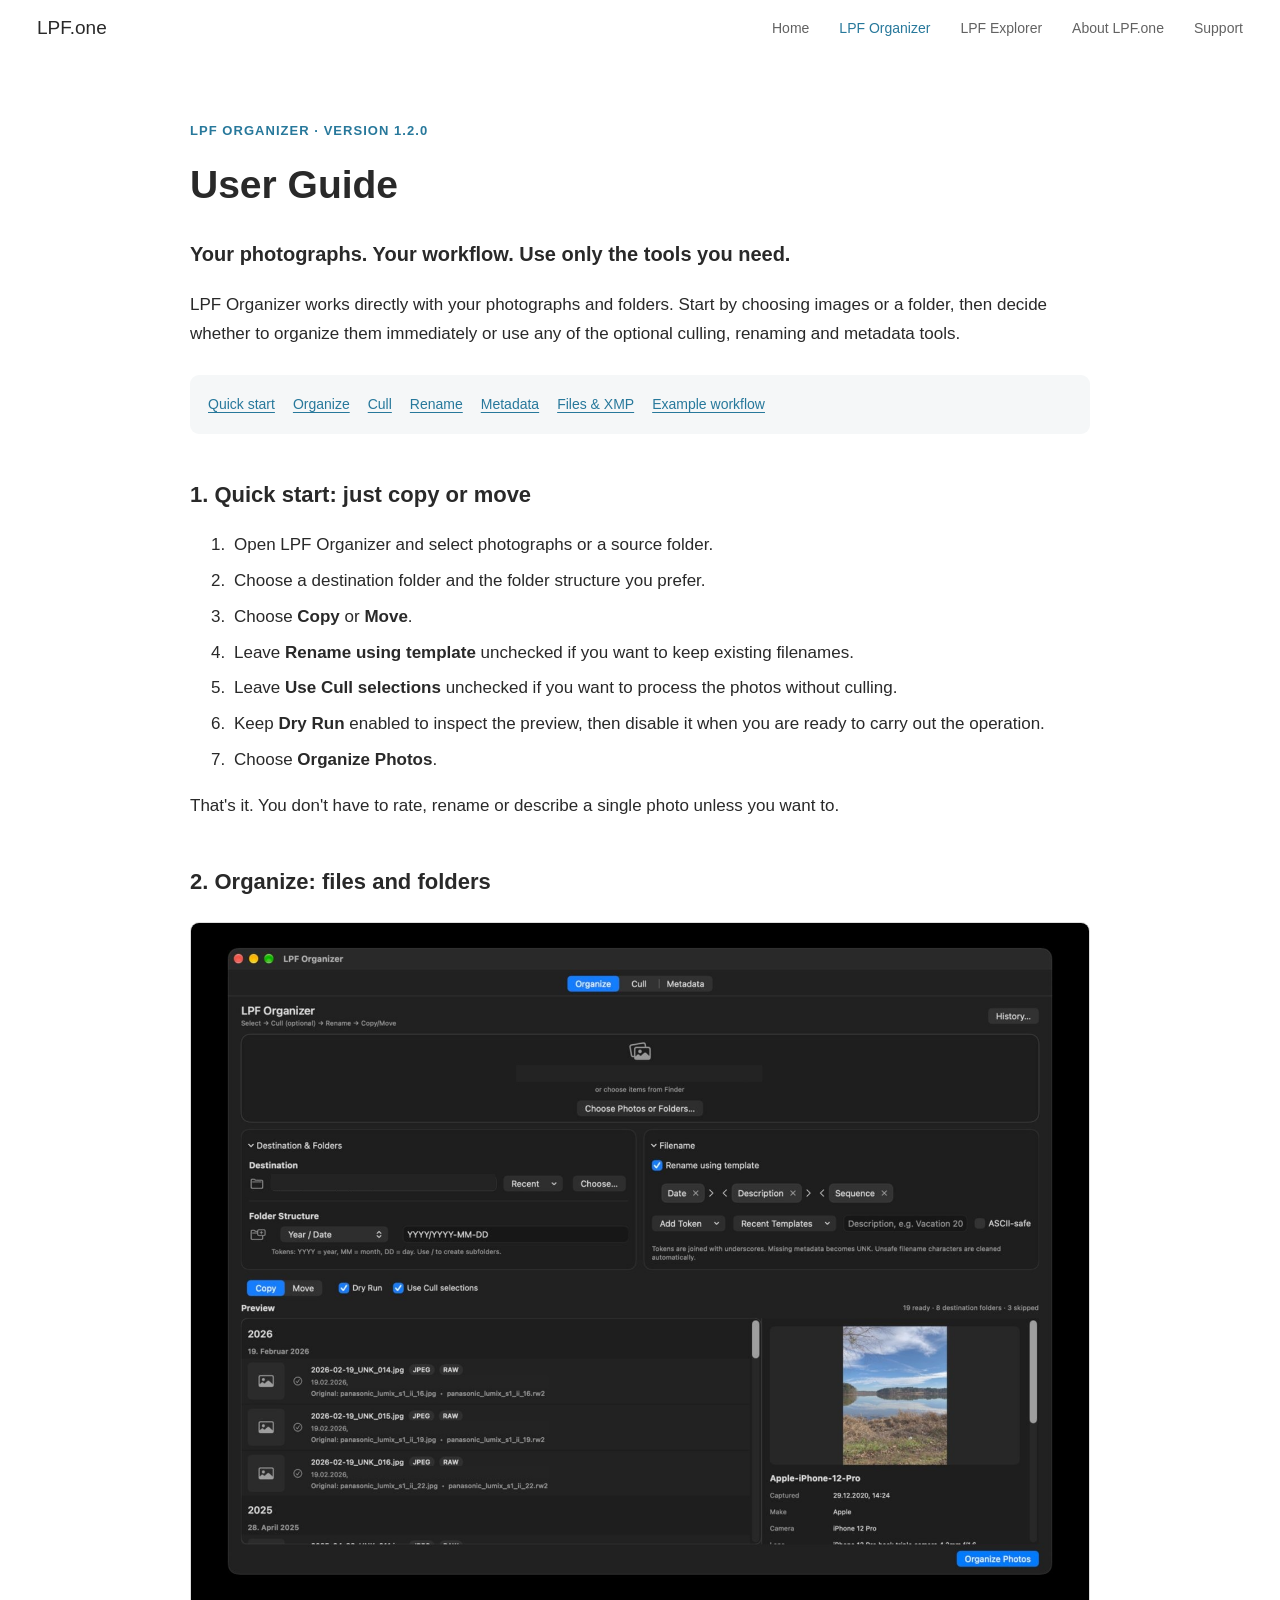
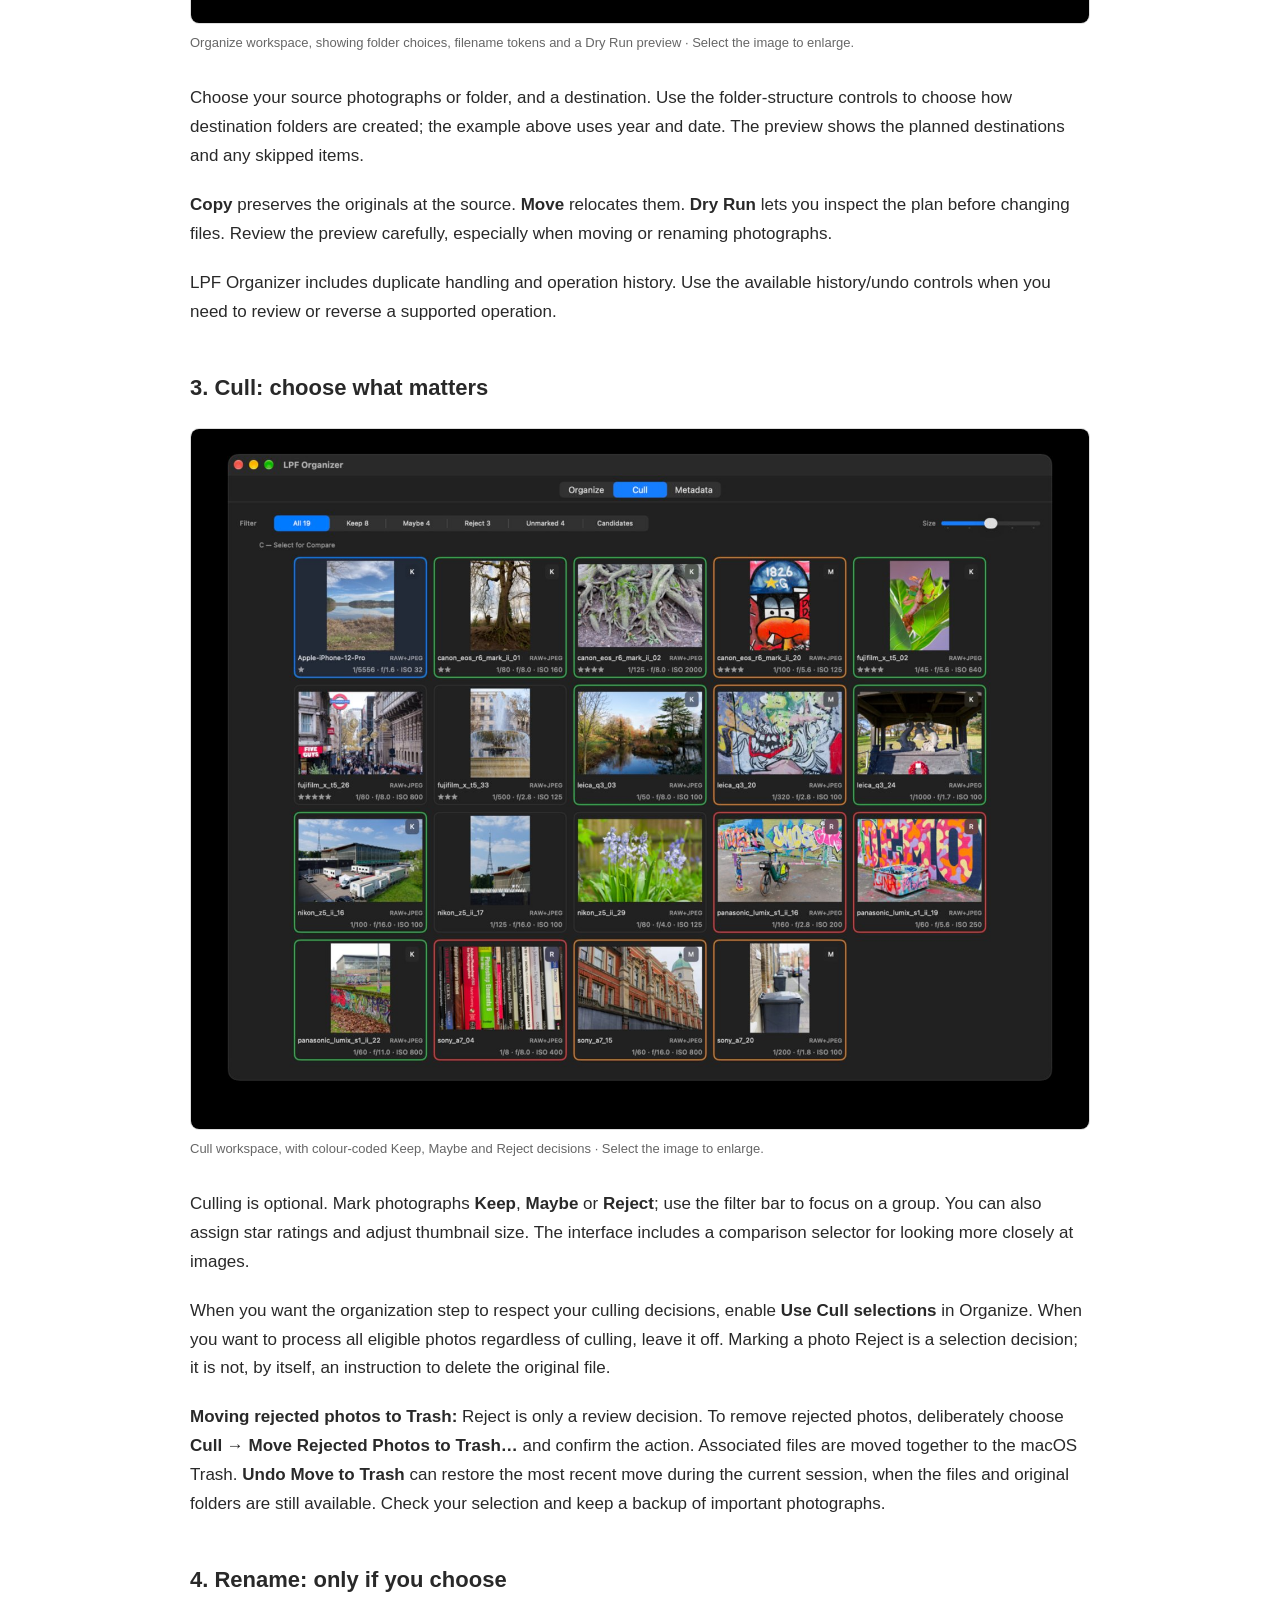
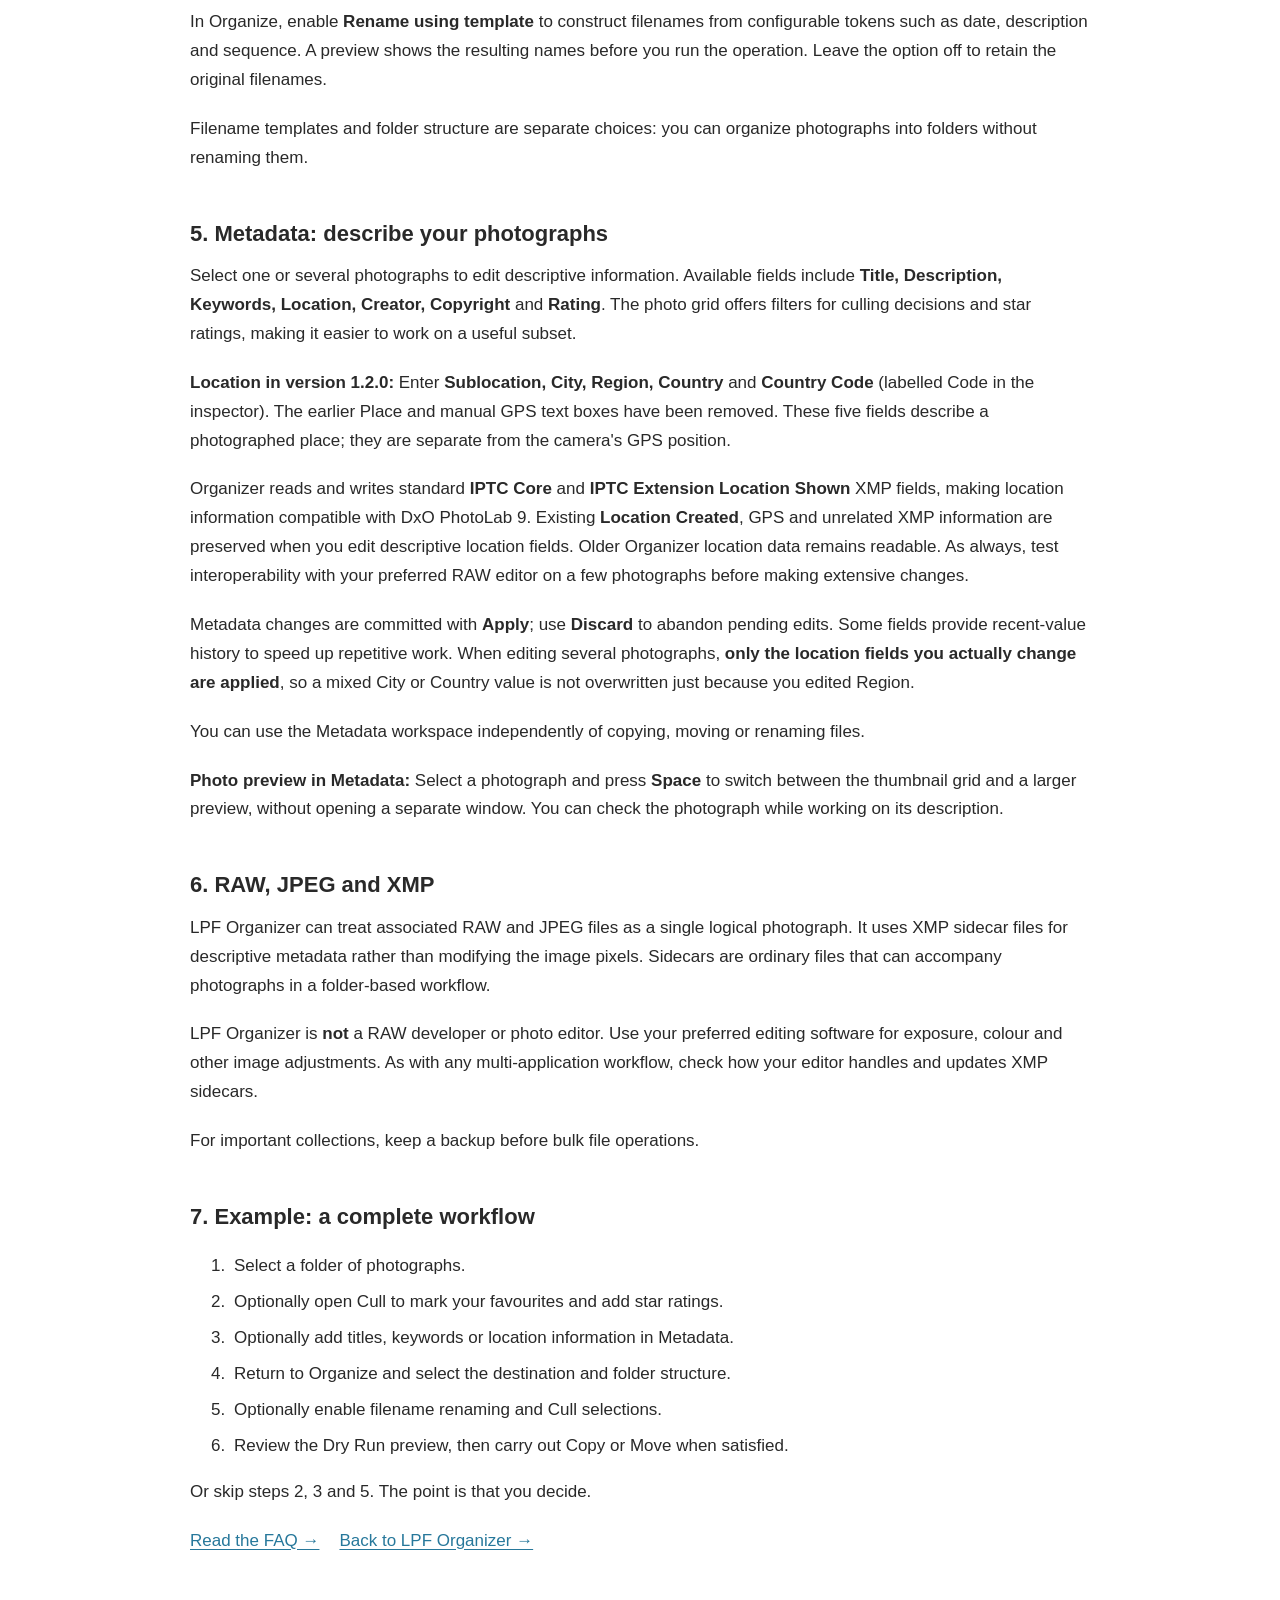
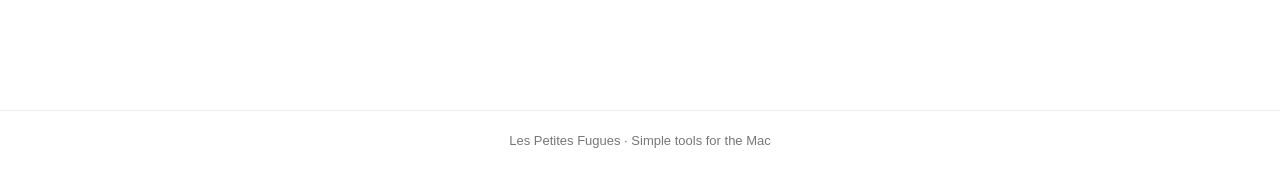
<file: organizer-guide.html>
<!DOCTYPE html>

<html lang="en">
<head>
<meta charset="utf-8"/>
<meta content="width=device-width,initial-scale=1" name="viewport"/>
<meta content="#ffffff" name="theme-color"/>
<meta content="How to organize, cull, rename and edit XMP photo metadata with LPF Organizer." name="description"/>
<title>LPF Organizer User Guide — Les Petites Fugues</title>
<link href="assets/favicon.png" rel="icon" type="image/png"/>
<link href="style.css" rel="stylesheet"/>
</head>
<body>
<header class="site-header">
<a class="brand" href="index.html">
<span>
     LPF.one
    </span>
</a>
<nav aria-label="Main navigation">
<a href="index.html">
     Home
    </a>
<a aria-current="page" href="organizer.html">
     LPF Organizer
    </a>
<a href="explorer.html">
     LPF Explorer
    </a>
<a href="about.html">
     About LPF.one
    </a>
<a href="support.html">
     Support
    </a>
</nav>
</header>
<main><section class="info-page guide-page"><p class="guide-eyebrow">LPF Organizer · <span data-lpf-version-label="organizer">Current release</span></p><h1>User Guide</h1><p class="lead">Your photographs. Your workflow. Use only the tools you need.</p><p>LPF Organizer works directly with your photographs and folders. Start by choosing images or a folder, then decide whether to organize them immediately or use any of the optional culling, renaming and metadata tools.</p><nav aria-label="On this page" class="guide-toc"><a href="#quick-start">Quick start</a><a href="#organize">Organize</a><a href="#cull">Cull</a><a href="#rename">Rename</a><a href="#metadata">Metadata</a><a href="#files">Files &amp; XMP</a><a href="#example">Example workflow</a></nav>
<h2 id="quick-start">1. Quick start: just copy or move</h2><ol><li>Open LPF Organizer and select photographs or a source folder.</li><li>Choose a destination folder and the folder structure you prefer.</li><li>Choose <strong>Copy</strong> or <strong>Move</strong>.</li><li>Leave <strong>Rename using template</strong> unchecked if you want to keep existing filenames.</li><li>Leave <strong>Use Cull selections</strong> unchecked if you want to process the photos without culling.</li><li>Keep <strong>Dry Run</strong> enabled to inspect the preview, then disable it when you are ready to carry out the operation.</li><li>Choose <strong>Organize Photos</strong>.</li></ol><p>That's it. You don't have to rate, rename or describe a single photo unless you want to.</p>
<h2 id="organize">2. Organize: files and folders</h2><figure class="guide-figure"><a href="assets/guide-organize.jpg" rel="noopener" target="_blank"><img alt="LPF Organizer Organize workspace screenshot" loading="lazy" src="assets/guide-organize.jpg"/></a><figcaption>Organize workspace, showing folder choices, filename tokens and a Dry Run preview · Select the image to enlarge.</figcaption></figure><p>Choose your source photographs or folder, and a destination. Use the folder-structure controls to choose how destination folders are created; the example above uses year and date. The preview shows the planned destinations and any skipped items.</p><p><strong>Copy</strong> preserves the originals at the source. <strong>Move</strong> relocates them. <strong>Dry Run</strong> lets you inspect the plan before changing files. Review the preview carefully, especially when moving or renaming photographs.</p><p>LPF Organizer includes duplicate handling and operation history. Use the available history/undo controls when you need to review or reverse a supported operation.</p>
<h2 id="cull">3. Cull: choose what matters</h2><figure class="guide-figure"><a href="assets/guide-cull.jpg" rel="noopener" target="_blank"><img alt="LPF Organizer Cull workspace screenshot" loading="lazy" src="assets/guide-cull.jpg"/></a><figcaption>Cull workspace, with colour-coded Keep, Maybe and Reject decisions · Select the image to enlarge.</figcaption></figure><p>Culling is optional. Mark photographs <strong>Keep</strong>, <strong>Maybe</strong> or <strong>Reject</strong>; use the filter bar to focus on a group. You can also assign star ratings and adjust thumbnail size. The interface includes a comparison selector for looking more closely at images.</p><p>When you want the organization step to respect your culling decisions, enable <strong>Use Cull selections</strong> in Organize. When you want to process all eligible photos regardless of culling, leave it off. Marking a photo Reject is a selection decision; it is not, by itself, an instruction to delete the original file.</p>
<p><strong>Moving rejected photos to Trash:</strong> Reject is only a review decision. To remove rejected photos, deliberately choose <strong>Cull → Move Rejected Photos to Trash…</strong> and confirm the action. Associated files are moved together to the macOS Trash. <strong>Undo Move to Trash</strong> can restore the most recent move during the current session, when the files and original folders are still available. Check your selection and keep a backup of important photographs.</p>
<h2 id="rename">4. Rename: only if you choose</h2><p>In Organize, enable <strong>Rename using template</strong> to construct filenames from configurable tokens such as date, description and sequence. A preview shows the resulting names before you run the operation. Leave the option off to retain the original filenames.</p><p>Filename templates and folder structure are separate choices: you can organize photographs into folders without renaming them.</p>
<h2 id="metadata">5. Metadata: describe your photographs</h2>
<p>Select one or several photographs to edit descriptive information. Available fields include <strong>Title, Description, Keywords, Location, Creator, Copyright</strong> and <strong>Rating</strong>. The photo grid offers filters for culling decisions and star ratings, making it easier to work on a useful subset.</p>
<p><strong>Location in version 1.2.0:</strong> Enter <strong>Sublocation, City, Region, Country</strong> and <strong>Country Code</strong> (labelled Code in the inspector). The earlier Place and manual GPS text boxes have been removed. These five fields describe a photographed place; they are separate from the camera's GPS position.</p>
<p>Organizer reads and writes standard <strong>IPTC Core</strong> and <strong>IPTC Extension Location Shown</strong> XMP fields, making location information compatible with DxO PhotoLab 9. Existing <strong>Location Created</strong>, GPS and unrelated XMP information are preserved when you edit descriptive location fields. Older Organizer location data remains readable. As always, test interoperability with your preferred RAW editor on a few photographs before making extensive changes.</p>
<p>Metadata changes are committed with <strong>Apply</strong>; use <strong>Discard</strong> to abandon pending edits. Some fields provide recent-value history to speed up repetitive work. When editing several photographs, <strong>only the location fields you actually change are applied</strong>, so a mixed City or Country value is not overwritten just because you edited Region.</p>
<p>You can use the Metadata workspace independently of copying, moving or renaming files.</p>
<p><strong>Photo preview in Metadata:</strong> Select a photograph and press <strong>Space</strong> to switch between the thumbnail grid and a larger preview, without opening a separate window. You can check the photograph while working on its description.</p>
<h2 id="files">6. RAW, JPEG and XMP</h2><p>LPF Organizer can treat associated RAW and JPEG files as a single logical photograph. It uses XMP sidecar files for descriptive metadata rather than modifying the image pixels. Sidecars are ordinary files that can accompany photographs in a folder-based workflow.</p><p>LPF Organizer is <strong>not</strong> a RAW developer or photo editor. Use your preferred editing software for exposure, colour and other image adjustments. As with any multi-application workflow, check how your editor handles and updates XMP sidecars.</p><p>For important collections, keep a backup before bulk file operations.</p>
<h2 id="example">7. Example: a complete workflow</h2><ol><li>Select a folder of photographs.</li><li>Optionally open Cull to mark your favourites and add star ratings.</li><li>Optionally add titles, keywords or location information in Metadata.</li><li>Return to Organize and select the destination and folder structure.</li><li>Optionally enable filename renaming and Cull selections.</li><li>Review the Dry Run preview, then carry out Copy or Move when satisfied.</li></ol><p>Or skip steps 2, 3 and 5. The point is that you decide.</p><p class="guide-bottom-links"><a href="organizer-faq.html">Read the FAQ →</a> <a href="organizer.html">Back to LPF Organizer →</a></p></section></main>
<footer class="footer">
   Les Petites Fugues · Simple tools for the Mac
  </footer>
<script defer src="release-info.js"></script>
</body>
</html>
</file>
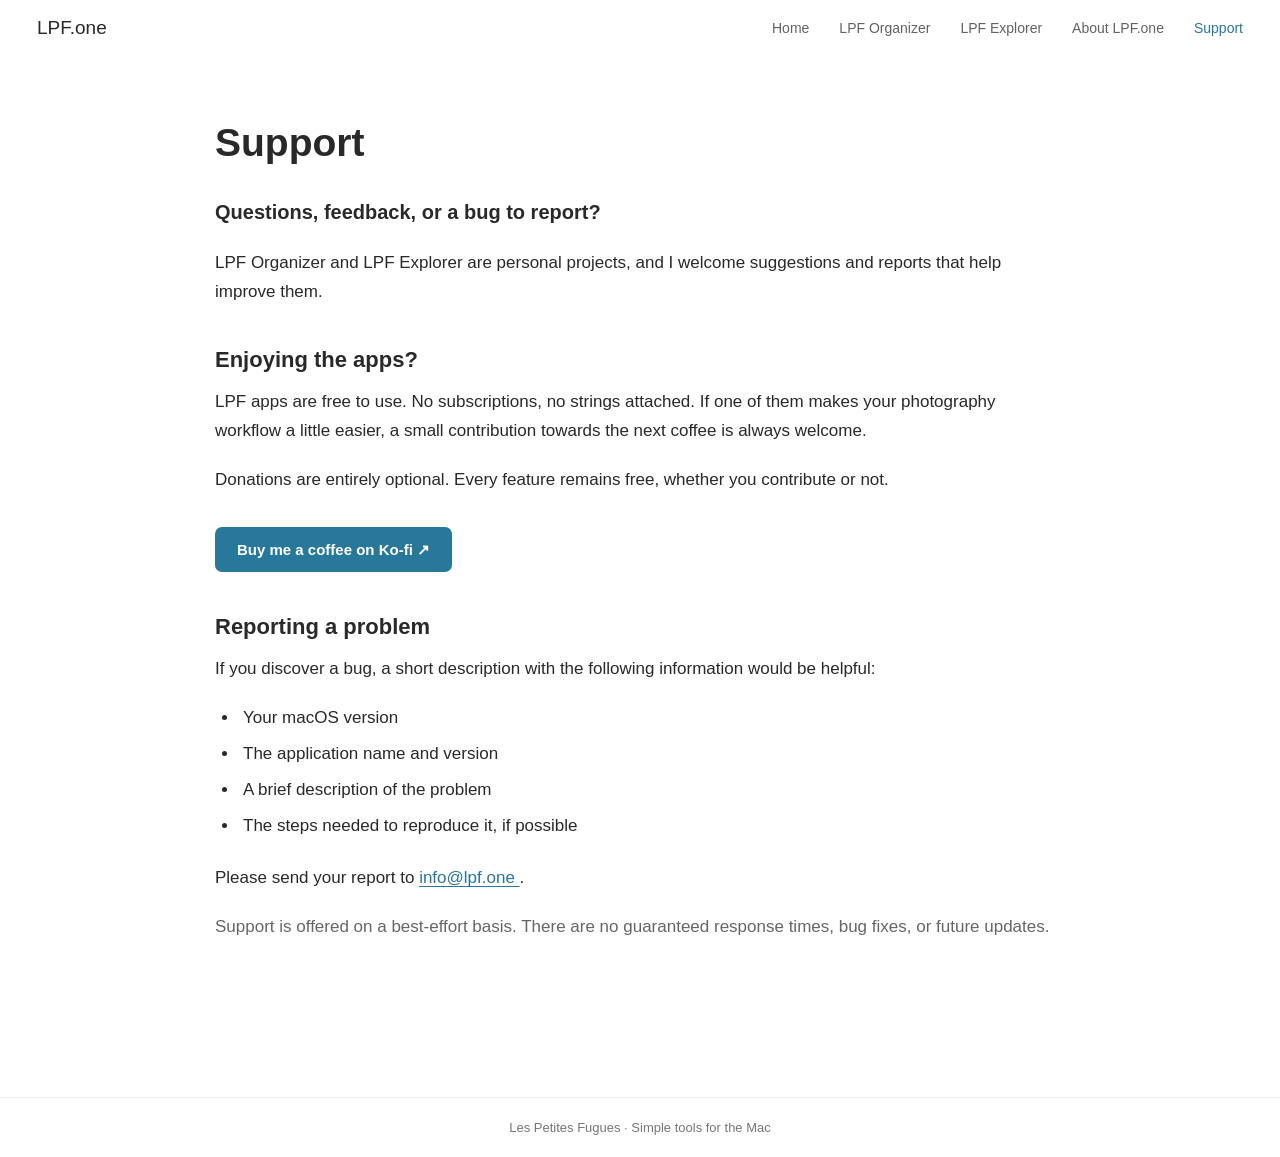
<file: support.html>
<!doctype html>
<html lang="en">
 <head>
  <meta charset="utf-8"/>
  <meta content="width=device-width,initial-scale=1" name="viewport"/>
  <meta content="#ffffff" name="theme-color"/>
  <meta content="Support and bug reporting for LPF Organizer and LPF Explorer." name="description"/>
  <title>
   Support — Les Petites Fugues
  </title>
  <link href="assets/favicon.png" rel="icon" type="image/png"/>
  <link href="style.css" rel="stylesheet"/>
 </head>
 <body>
  <header class="site-header">
   <a class="brand" href="index.html">
    <span>
     LPF.one
    </span>
   </a>
   <nav aria-label="Main navigation">
    <a href="index.html">
     Home
    </a>
    <a href="organizer.html">
     LPF Organizer
    </a>
    <a href="explorer.html">
     LPF Explorer
    </a>
    <a href="about.html">
     About LPF.one
    </a>
    <a aria-current="page" href="support.html">
     Support
    </a>
   </nav>
  </header>
  <main>
   <section class="info-page">
    <h1>
     Support
    </h1>
    <p class="lead">
     Questions, feedback, or a bug to report?
    </p>
    <p>
     LPF Organizer and LPF Explorer are personal projects, and I welcome suggestions and reports that help improve them.
    </p>
    <h2>Enjoying the apps?</h2>
    <p>LPF apps are free to use. No subscriptions, no strings attached. If one of them makes your photography workflow a little easier, a small contribution towards the next coffee is always welcome.</p>
    <p>Donations are entirely optional. Every feature remains free, whether you contribute or not.</p>
    <p><a class="download-link" href="https://ko-fi.com/lpfone" target="_blank" rel="noopener noreferrer">Buy me a coffee on Ko-fi ↗</a></p>
    <h2>
     Reporting a problem
    </h2>
    <p>
     If you discover a bug, a short description with the following information would be helpful:
    </p>
    <ul>
     <li>
      Your macOS version
     </li>
     <li>
      The application name and version
     </li>
     <li>
      A brief description of the problem
     </li>
     <li>
      The steps needed to reproduce it, if possible
     </li>
    </ul>
    <p>
     Please send your report to
     <a href="mailto:info@lpf.one?subject=LPF%20Software%20Support">
      info@lpf.one
     </a>
     .
    </p>
    <p class="muted">
     Support is offered on a best-effort basis. There are no guaranteed response times, bug fixes, or future updates.
    </p>
   </section>
  </main>
  <footer class="footer">
   Les Petites Fugues · Simple tools for the Mac
  </footer>
 </body>
</html>
</file>
<file: style.css>
/* LPF.one shared stylesheet. Layout and styling preserved from V2.2. */
 
:root {
  color-scheme:light;
  --ink:#292929;
  --muted:#666;
  --blue:#27789b
}

* {
  box-sizing:border-box
}

html {
  scroll-behavior:smooth
}

body {
  margin:0;
  background:#fff;
  color:var(--ink);
  font-family: -apple-system, BlinkMacSystemFont, "Segoe UI", Arial, sans-serif;
}

a {
  color:inherit
}

a:focus-visible {
  outline:3px solid var(--blue);
  outline-offset:5px;
  border-radius:3px
}

.site-header {
  max-width:1140px;
  margin:auto;
  padding:17px 22px;
  display:flex;
  align-items:center;
  justify-content:space-between;
  gap:16px
}

.brand {
  display:flex;
  align-items:center;
  gap:11px;
  text-decoration:none;
  font-size:19px;
  white-space:nowrap
}

.brand img {
  width:27px;
  height:35px;
  object-fit:contain
}

nav {
  display:flex;
  gap:clamp(12px,3vw,30px);
  align-items:center
}

nav a {
  text-decoration:none;
  color:#626262;
  font-size:14px
}

nav a:hover,nav a[aria-current=page] {
  color:var(--blue)
}

main {
  max-width:1120px;
  margin:auto;
  padding:0 20px 55px
}

.hero {
  margin:12px auto 0;
  max-width:1080px
}

.hero img {
  width:100%;
  height:auto;
  display:block
}

.slogan {
  text-align:center;
  margin:clamp(34px,6vw,65px) auto clamp(44px,7vw,76px);
  max-width:900px;
  padding:0 8px;
  min-height:96px
}

.slogan h1 {
  font-size:clamp(25px,4vw,44px);
  line-height:1.23;
  margin:0 0 10px;
  font-weight:700;
  overflow-wrap:break-word
}

.slogan p {
  font-size:clamp(15px,1.85vw,20px);
  line-height:1.45;
  margin:0;
  color:var(--muted)
}

.apps {
  display:grid;
  grid-template-columns:repeat(2,minmax(0,1fr));
  gap:clamp(24px,6vw,90px);
  max-width:970px;
  margin:auto
}

.app {
  text-align:center
}

.app a {
  text-decoration:none;
  display:block
}

.app img {
  display:block;
  width:100%;
  max-width:450px;
  height:auto;
  margin:0 auto 18px
}

.app h2 {
  font-size:clamp(22px,2.5vw,29px);
  margin:0 0 7px
}

.app p {
  font-size:16px;
  line-height:1.5;
  color:var(--muted);
  margin:10px auto;
  max-width:340px
}

.status {
  font-size:12px;
  letter-spacing:.11em;
  text-transform:uppercase;
  color:#777;
  font-weight:700
}

.footer {
  border-top:1px solid #eee;
  padding:22px;
  text-align:center;
  color:#777;
  font-size:13px
}

.detail {
  max-width:760px;
  margin:40px auto 100px;
  text-align:center
}

.detail img {
  width:min(100%,440px);
  height:auto
}

.detail h1 {
  font-size:clamp(28px,4vw,42px);
  margin:14px 0
}

.detail p {
  color:var(--muted);
  font-size:18px;
  line-height:1.55
}

.back {
  display:inline-block;
  margin-top:26px;
  color:var(--blue)
}

@media(max-width:600px) {
  .site-header {
  padding:12px 16px
}

.brand {
  font-size:16px
}

.brand img {
  width:22px;
  height:30px
}

nav {
  gap:12px
}

nav a {
  font-size:12px
}

main {
  padding:0 15px 40px
}

.hero {
  margin-top:16px
}

.slogan {
  margin:32px auto 48px;
  min-height:0
}

.slogan h1 {
  font-size:clamp(24px,6vw,30px);
  margin-bottom:9px
}

.slogan p {
  font-size:15px
}

.apps {
  grid-template-columns:1fr;
  gap:48px
}

.app img {
  max-width:360px;
  margin-bottom:12px
}

.app p {
  font-size:15px
}

.detail {
  margin:35px auto 75px
}

}

@media(max-width:360px) {
  .brand span {
  display:none
}

nav {
  gap:10px
}

}

@media(prefers-reduced-motion:reduce) {
  html {
  scroll-behavior:auto
}

}

/* V2: additional pages and responsive five-item navigation */
.site-header {
  max-width:1250px;
  flex-wrap:wrap
}

.site-header nav {
  flex-wrap:wrap;
  justify-content:flex-end;
  row-gap:10px
}

.info-page {
  max-width:850px;
  margin:clamp(32px,5vw,70px) auto 100px;
  line-height:1.7;
  font-size:17px
}

.info-page h1 {
  font-size:clamp(28px,4vw,39px);
  line-height:1.2;
  margin:0 0 28px
}

.info-page h2 {
  font-size:22px;
  margin:34px 0 10px
}

.info-page p {
  margin:0 0 20px
}

.info-page .lead {
  font-size:20px;
  font-weight:700
}

.info-page ul {
  padding-left:24px;
  margin:0 0 24px
}

.info-page li {
  padding-left:4px;
  margin:7px 0
}

.info-page a {
  color:var(--blue);
  text-underline-offset:3px
}

.info-page .muted {
  color:var(--muted)
}

@media(max-width:720px) {
  .site-header {
  flex-direction:column;
  align-items:flex-start;
  gap:12px
}

.site-header nav {
  justify-content:flex-start;
  gap:11px 19px
}

.info-page {
  font-size:16px;
  margin:35px auto 70px
}

.info-page .lead {
  font-size:18px
}

}

/* LPF Organizer — scoped additions; original design preserved. */
.download-link {
  display:inline-block;
  padding:12px 22px;
  margin:12px auto 2px;
  border-radius:7px;
  background:var(--blue);
  color:#fff;
  font-size:15px;
  font-weight:650;
  line-height:1.4;
  text-decoration:none !important;
}
.info-page a.download-link,
.info-page a.download-link:visited,
.info-page a.download-link:hover,
.info-page a.download-link:focus-visible {
  color:#fff;
}
.download-link:hover { background:#1e617e; }
.download-link:focus-visible { outline-offset:4px; }
.app .download-link { display:inline-block; }
.app .download-meta, .detail .download-meta {
  font-size:13px;
  color:var(--muted);
  margin:10px auto 0;
}
.download-meta a, .release-link a { color:var(--blue); text-underline-offset:3px; }
.organizer-detail { max-width:760px; margin-bottom:80px; }
.organizer-detail .release-link { font-size:14px; margin:14px auto 34px; }
.organizer-features { text-align:left; max-width:620px; margin:35px auto; }
.organizer-features p { font-size:16px; margin:13px 0; }
.installation {
  text-align:left;
  max-width:650px;
  margin:40px auto 0;
  padding-top:18px;
  border-top:1px solid #e8e8e8;
}
.installation h2 { font-size:24px; margin:8px 0 18px; }
.installation ol { padding-left:23px; color:var(--ink); line-height:1.65; }
.installation li { padding-left:3px; margin:9px 0; }
.installation details { margin-top:22px; border:1px solid #e5e5e5; border-radius:8px; padding:15px 18px; }
.installation summary { cursor:pointer; font-weight:650; color:var(--blue); }
.installation details p { font-size:15px; }
@media(max-width:600px) {
  .download-link { padding:12px 18px; }
  .installation { margin-top:28px; }
}

/* LPF Organizer online guide and FAQ */
.guide-page { max-width:900px; }
.guide-page .guide-eyebrow { color:var(--blue);font-size:13px;font-weight:700;letter-spacing:.08em;text-transform:uppercase; }
.guide-page h2 { margin-top:42px;scroll-margin-top:25px; }
.guide-page p,.guide-page li { line-height:1.7; }
.guide-toc { display:flex;flex-wrap:wrap;gap:10px 18px;background:#f5f7f8;border-radius:9px;padding:18px;margin:26px 0 34px; }
.guide-toc a,.organizer-doc-links a { color:var(--blue);text-decoration:underline;text-underline-offset:3px; }
.guide-figure { margin:22px 0 30px; }
.guide-figure img { display:block;width:100%;height:auto;border-radius:9px;border:1px solid #ddd; }
.guide-figure figcaption { color:var(--muted);font-size:13px;margin-top:8px; }
.guide-bottom-links { display:flex;flex-wrap:wrap;gap:20px;margin-top:40px; }
.organizer-doc-links { display:flex;justify-content:center;gap:15px 28px;flex-wrap:wrap;margin:14px 0 28px;font-size:15px; }
.faq-list { margin:30px 0; }
.faq-list details { border-bottom:1px solid #e5e5e5;padding:14px 2px; }
.faq-list summary { cursor:pointer;font-weight:650;font-size:17px;line-height:1.5; }
.faq-list details p { margin:12px 0 4px; }
@media(max-width:600px){.guide-toc{gap:9px 14px;padding:14px}.guide-page h2{margin-top:30px}.faq-list summary{font-size:16px}}
</file>
